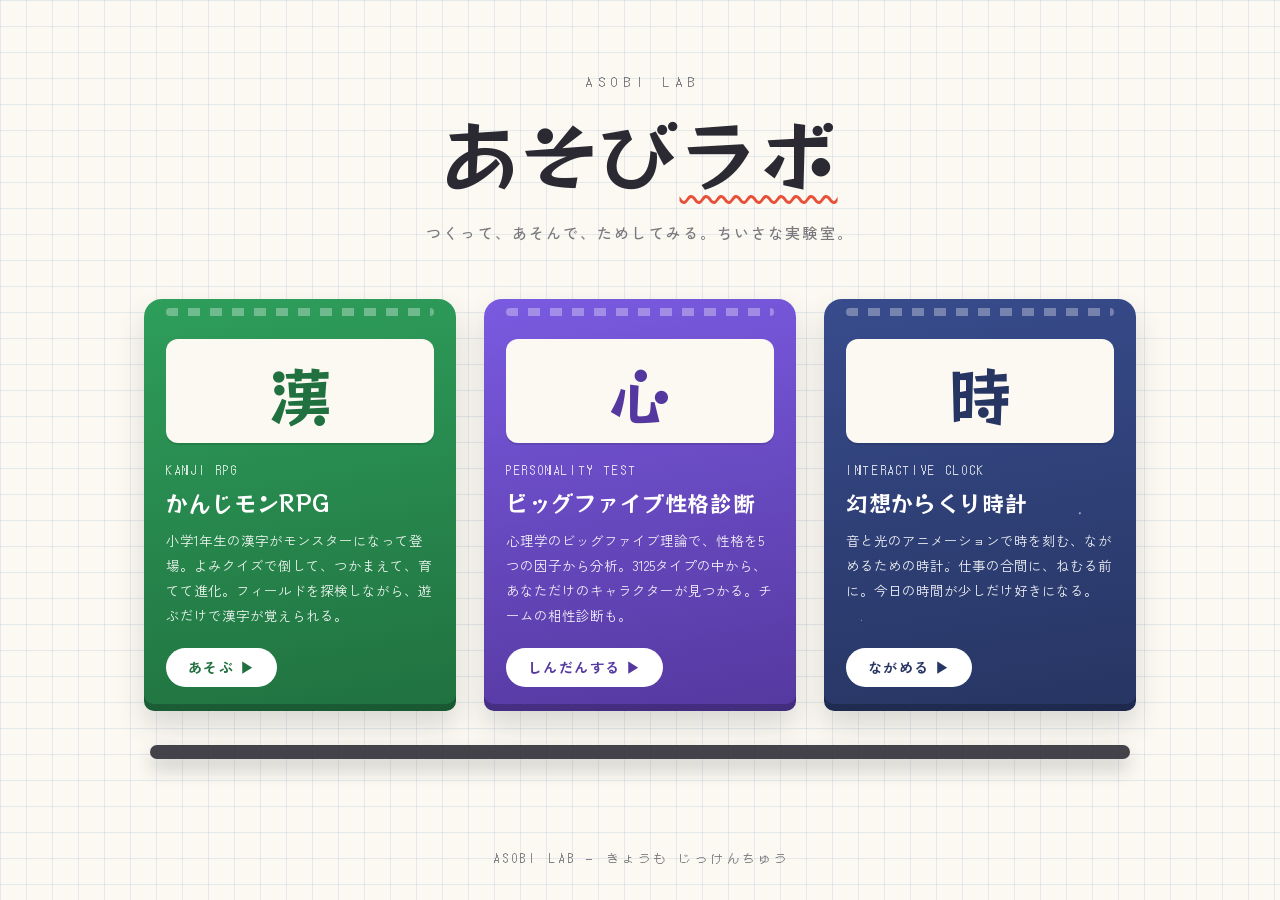
<file: index.html>
<!DOCTYPE html>
<html lang="ja">
<head>
    <meta charset="UTF-8">
    <meta name="viewport" content="width=device-width, initial-scale=1.0">
    <title>あそびラボ | ASOBI LAB</title>
    <meta name="description" content="あそびラボ — つくって、あそんで、ためしてみる。無料で遊べるブラウザゲームと診断の小さな実験室。">
    <link rel="icon" type="image/png" href="favicon.png">
    <link rel="preconnect" href="https://fonts.googleapis.com">
    <link rel="preconnect" href="https://fonts.gstatic.com" crossorigin>
    <link href="https://fonts.googleapis.com/css2?family=RocknRoll+One&family=Zen+Kaku+Gothic+New:wght@400;500;700&family=DotGothic16&display=swap" rel="stylesheet">
    <style>
        :root {
            --paper: #FBF9F2;
            --grid: rgba(96, 134, 189, 0.14);
            --ink: #2B2A33;
            --ink-soft: rgba(43, 42, 51, 0.62);
            --red: #E8503A;
            --green: #2E9E5B;
            --green-deep: #20713F;
            --purple: #7A5AE0;
            --purple-deep: #55389F;
            --night: #384B8C;
            --night-deep: #263562;
        }

        * { margin: 0; padding: 0; box-sizing: border-box; }

        html { -webkit-text-size-adjust: 100%; }

        body {
            font-family: 'Zen Kaku Gothic New', sans-serif;
            color: var(--ink);
            background-color: var(--paper);
            background-image:
                linear-gradient(var(--grid) 1px, transparent 1px),
                linear-gradient(90deg, var(--grid) 1px, transparent 1px);
            background-size: 26px 26px;
            min-height: 100vh;
            display: flex;
            flex-direction: column;
        }

        /* ---------- ヘッダー ---------- */
        header {
            text-align: center;
            padding: 72px 20px 12px;
        }

        .eyebrow {
            font-family: 'DotGothic16', monospace;
            font-size: 13px;
            letter-spacing: 0.5em;
            text-indent: 0.5em;
            color: var(--ink-soft);
            margin-bottom: 18px;
        }

        .logo {
            font-family: 'RocknRoll One', sans-serif;
            font-weight: 400;
            font-size: clamp(44px, 9vw, 76px);
            line-height: 1.15;
            letter-spacing: 0.04em;
        }

        .logo .labo {
            text-decoration: underline wavy var(--red) 3px;
            text-decoration-skip-ink: none;
            text-underline-offset: 10px;
        }

        .tagline {
            margin-top: 26px;
            font-size: 15px;
            font-weight: 500;
            color: var(--ink-soft);
            letter-spacing: 0.14em;
        }

        /* ---------- 棚 ---------- */
        main {
            flex: 1;
            width: 100%;
            max-width: 1040px;
            margin: 0 auto;
            padding: 44px 24px 30px;
        }

        .shelf {
            list-style: none;
            display: grid;
            grid-template-columns: repeat(3, 1fr);
            gap: 28px;
            align-items: stretch;
        }

        .cart {
            display: flex;
            flex-direction: column;
            height: 100%;
            border-radius: 18px 18px 10px 10px;
            padding: 26px 22px 24px;
            text-decoration: none;
            color: #fff;
            position: relative;
            box-shadow:
                inset 0 -7px 0 rgba(0, 0, 0, 0.22),
                0 14px 28px rgba(43, 42, 51, 0.16);
            transition: transform 0.25s ease, box-shadow 0.25s ease;
        }

        /* カートリッジ上部のギザギザ（差し込み口） */
        .cart::before {
            content: '';
            position: absolute;
            top: 9px;
            left: 22px;
            right: 22px;
            height: 8px;
            border-radius: 4px;
            background: repeating-linear-gradient(
                90deg,
                rgba(255, 255, 255, 0.32) 0 12px,
                transparent 12px 22px
            );
        }

        .cart:hover, .cart:focus-visible {
            transform: translateY(-8px);
            box-shadow:
                inset 0 -7px 0 rgba(0, 0, 0, 0.22),
                0 24px 40px rgba(43, 42, 51, 0.24);
        }

        .cart:focus-visible {
            outline: 3px dashed var(--ink);
            outline-offset: 4px;
        }

        .cart-kanjimon { background: linear-gradient(170deg, var(--green) 0%, var(--green-deep) 100%); }
        .cart-bigfive  { background: linear-gradient(170deg, var(--purple) 0%, var(--purple-deep) 100%); }
        .cart-clock    {
            background:
                radial-gradient(1.5px 1.5px at 22% 30%, rgba(255,255,255,0.9) 0%, transparent 100%),
                radial-gradient(1px 1px at 68% 18%, rgba(255,255,255,0.7) 0%, transparent 100%),
                radial-gradient(1.5px 1.5px at 82% 52%, rgba(255,255,255,0.8) 0%, transparent 100%),
                radial-gradient(1px 1px at 40% 64%, rgba(255,255,255,0.6) 0%, transparent 100%),
                radial-gradient(1px 1px at 12% 78%, rgba(255,255,255,0.5) 0%, transparent 100%),
                linear-gradient(170deg, var(--night) 0%, var(--night-deep) 100%);
        }

        /* 白いラベルシール */
        .cart-label {
            background: var(--paper);
            border-radius: 12px;
            margin: 14px 0 18px;
            padding: 22px 10px 18px;
            text-align: center;
            box-shadow: 0 2px 0 rgba(0, 0, 0, 0.12);
        }

        .cart-icon {
            font-family: 'RocknRoll One', sans-serif;
            font-size: 64px;
            line-height: 1;
            display: block;
        }

        .cart-kanjimon .cart-icon { color: var(--green-deep); }
        .cart-bigfive  .cart-icon { color: var(--purple-deep); }
        .cart-clock    .cart-icon { color: var(--night-deep); }

        .cart-tag {
            font-family: 'DotGothic16', monospace;
            font-size: 12px;
            letter-spacing: 0.22em;
            opacity: 0.85;
            margin-bottom: 8px;
        }

        .cart-title {
            font-family: 'RocknRoll One', sans-serif;
            font-weight: 400;
            font-size: 22px;
            letter-spacing: 0.03em;
            margin-bottom: 10px;
        }

        .cart-desc {
            font-size: 13.5px;
            line-height: 1.85;
            opacity: 0.92;
            flex: 1;
            margin-bottom: 20px;
        }

        .cart-btn {
            align-self: flex-start;
            background: #fff;
            border-radius: 999px;
            padding: 9px 22px;
            font-size: 14px;
            font-weight: 700;
            letter-spacing: 0.1em;
        }

        .cart-kanjimon .cart-btn { color: var(--green-deep); }
        .cart-bigfive  .cart-btn { color: var(--purple-deep); }
        .cart-clock    .cart-btn { color: var(--night-deep); }

        /* 棚板 */
        .shelf-board {
            height: 14px;
            border-radius: 7px;
            background: var(--ink);
            opacity: 0.88;
            margin: 34px 6px 0;
            box-shadow: 0 10px 18px rgba(43, 42, 51, 0.25);
        }

        /* ---------- フッター ---------- */
        footer {
            text-align: center;
            padding: 40px 20px 34px;
        }

        .footer-line {
            font-family: 'DotGothic16', monospace;
            font-size: 12px;
            letter-spacing: 0.32em;
            text-indent: 0.32em;
            color: var(--ink-soft);
        }

        /* ---------- 動き ---------- */
        @keyframes slotIn {
            from { transform: translateY(-18px); opacity: 0; }
            to   { transform: translateY(0);     opacity: 1; }
        }

        .shelf li { animation: slotIn 0.55s cubic-bezier(0.22, 1, 0.36, 1) backwards; }
        .shelf li:nth-child(1) { animation-delay: 0.05s; }
        .shelf li:nth-child(2) { animation-delay: 0.16s; }
        .shelf li:nth-child(3) { animation-delay: 0.27s; }

        @media (prefers-reduced-motion: reduce) {
            .shelf li { animation: none; }
            .cart, .cart:hover { transition: none; transform: none; }
        }

        /* ---------- レスポンシブ ---------- */
        @media (max-width: 840px) {
            header { padding-top: 52px; }
            .shelf { grid-template-columns: 1fr; max-width: 420px; margin: 0 auto; }
            .shelf-board { display: none; }
            main { padding-bottom: 10px; }
        }
    </style>
</head>
<body>

    <header>
        <p class="eyebrow">ASOBI LAB</p>
        <h1 class="logo">あそび<span class="labo">ラボ</span></h1>
        <p class="tagline">つくって、あそんで、ためしてみる。ちいさな実験室。</p>
    </header>

    <main>
        <ul class="shelf">

            <li>
                <a class="cart cart-kanjimon" href="https://kanjimon.jr-genius.jp" target="_blank" rel="noopener">
                    <div class="cart-label"><span class="cart-icon">漢</span></div>
                    <p class="cart-tag">KANJI RPG</p>
                    <h2 class="cart-title">かんじモンRPG</h2>
                    <p class="cart-desc">小学1年生の漢字がモンスターになって登場。よみクイズで倒して、つかまえて、育てて進化。フィールドを探検しながら、遊ぶだけで漢字が覚えられる。</p>
                    <span class="cart-btn">あそぶ ▶</span>
                </a>
            </li>

            <li>
                <a class="cart cart-bigfive" href="https://bigfive.jr-genius.jp" target="_blank" rel="noopener">
                    <div class="cart-label"><span class="cart-icon">心</span></div>
                    <p class="cart-tag">PERSONALITY TEST</p>
                    <h2 class="cart-title">ビッグファイブ性格診断</h2>
                    <p class="cart-desc">心理学のビッグファイブ理論で、性格を5つの因子から分析。3125タイプの中から、あなただけのキャラクターが見つかる。チームの相性診断も。</p>
                    <span class="cart-btn">しんだんする ▶</span>
                </a>
            </li>

            <li>
                <a class="cart cart-clock" href="clock/index.html" rel="noopener">
                    <div class="cart-label"><span class="cart-icon">時</span></div>
                    <p class="cart-tag">INTERACTIVE CLOCK</p>
                    <h2 class="cart-title">幻想からくり時計</h2>
                    <p class="cart-desc">音と光のアニメーションで時を刻む、ながめるための時計。仕事の合間に、ねむる前に。今日の時間が少しだけ好きになる。</p>
                    <span class="cart-btn">ながめる ▶</span>
                </a>
            </li>

        </ul>
        <div class="shelf-board" aria-hidden="true"></div>
    </main>

    <footer>
        <p class="footer-line">ASOBI LAB — きょうも じっけんちゅう</p>
    </footer>

</body>
</html>
</file>
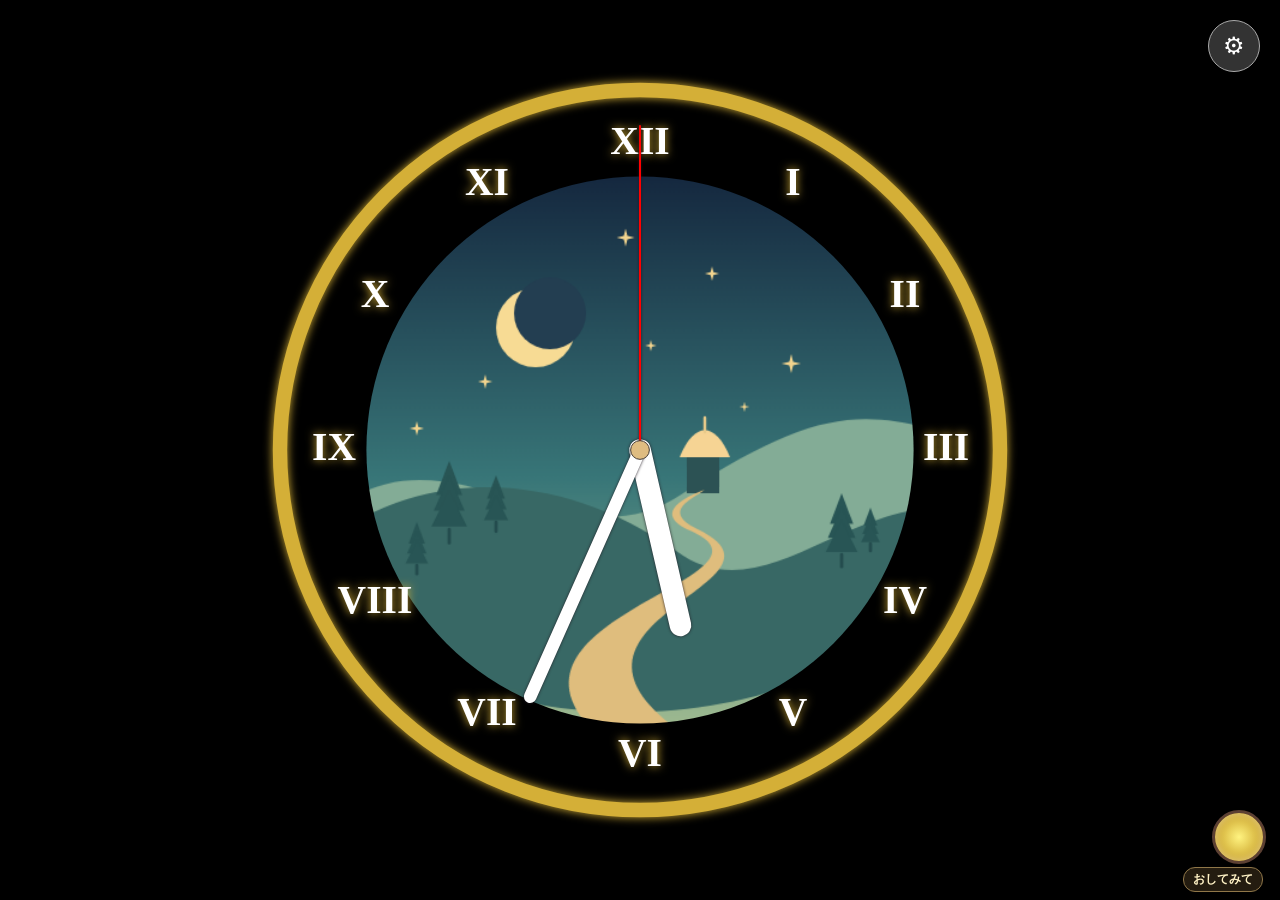
<file: clock/index.html>
<!DOCTYPE html>
<html lang="ja">
<head>
    <meta charset="UTF-8">
    <meta name="viewport" content="width=device-width, initial-scale=1.0, maximum-scale=1.0, user-scalable=no">
    <title>幻想からくり時計 v3.3 - Mobile Enhanced</title>
    <style>
        body { margin: 0; background: #000; overflow: hidden; color: #fff; font-family: serif; touch-action: manipulation; }
        canvas { display: block; width: 100vw; height: 100vh; }
        
        /* 黄金ボタン - 指で押しやすいサイズに微調整 */
        #golden-button { 
            position: absolute; left: 50%; bottom: 33%; transform: translateX(-50%); 
            width: 7vw; height: 7vw; min-width: 22px; min-height: 22px; max-width: 60px; max-height: 60px;
            background: radial-gradient(circle, #fff380, #b8860b); 
            border-radius: 50%; border: 3px solid #5c4033 ; cursor: pointer; z-index: 50; 
            box-shadow:inset 0 0 8px rgba(255, 255, 255, 0.5), /* 内側に光を当てて「球体感」を出す */
        0 0 15px rgba(0, 0, 0, 0.6);             /* 外側に暗い影を落として「浮遊感」を出す */
}
        #golden-button.playing { display: none !important; }

        /* 設定ボタン */
        #config-btn { 
            position: absolute; top: 20px; right: 20px; width: 50px; height: 50px; 
            background: rgba(255,255,255,0.2); border-radius: 50%; 
            display: flex; align-items: center; justify-content: center; z-index: 100; 
            cursor: pointer; border: 1px solid #aaa; font-size: 24px;
        }

        /* 設定パネル - 全画面・半透明・モバイル対応 */
        #panel { 
            position: absolute; top: 0; left: 0; width: 70vw; height: 110vh; 
            background: rgba(10,10,10,0.3); padding: 20px; box-sizing: border-box;
            z-index: 101; overflow-y: auto; -webkit-overflow-scrolling: touch;
            display: flex; flex-direction: column;
        }
        .hidden { display: none !important; }

        h3 { border-bottom: 1px solid gold; padding-bottom: 10px; margin-top: 10px; }

        /* タブ・ボタンの大型化 (40px以上) */
        .tabs { display: flex; gap: 8px; margin-bottom: 20px; }
        .tabs button { 
            flex: 1; height: 33px; font-size: 13px; cursor: pointer; 
            background: #333; color: #fff; border: 1px solid #555; border-radius: 8px;
        }
        
        .ctrl { display: flex; align-items: center; justify-content: space-between; margin: 7px 0; font-size: 16px; }
        .ctrl button { width: 60px; height: 33px; font-size: 20px; background: #444; color: white; border: 1px solid #666; border-radius: 6px; }
        
        select, input[type="number"] { height: 25px; font-size: 16px; background: #222; color: #fff; border: 1px solid #555; border-radius: 4px; padding: 0 10px; }
        input[type="color"] { width: 40px; height: 25px; border: none; background: none; }

        .sched-grid { display: grid; grid-template-columns: repeat(2, 1fr); gap: 3px; }
        .sched-item { display: flex; align-items: center; justify-content: space-between; background: rgba(255,255,255,0.05); padding: 2px 4px; border-radius: 3px; }

        .close-btn { width: 100%; min-height: 60px; margin: 15px 0; background: gold; border: none; font-weight: bold; font-size: 18px; cursor: pointer; color: #000; border-radius: 10px; }
        .reset-btn { width: 100%; min-height: 33px; margin-top: 25px; background: #800; border: 1px solid #f55; color: #fff; font-size: 12px; cursor: pointer; border-radius: 8px; }
        
        #vid-list { font-size: 14px; color: #ccc; margin-top: 15px; background: #222; padding: 10px; border-radius: 8px; line-height: 1.6; }
        .vid-item { border-bottom: 1px solid #333; padding: 5px 0; }
        
        hr { border: 0; border-top: 1px solid #444; margin: 20px 0; }
        input[type="file"] { font-size: 14px; padding: 10px 0; width: 100%; }
    </style>
    <link rel="stylesheet" href="clock-show.css?v=3">
</head>
<body onmousedown="initAudio()">
    <div style="display:none;">
        <img id="source-img">
        <video id="source-vid" playsinline muted></video>
    </div>
    <canvas id="clockCanvas"></canvas>
    <button type="button" id="golden-button" onclick="playManual()" aria-label="からくりを みる"><span id="clock-hint" hidden>おしてみて</span></button>
    <div id="config-btn" onclick="togglePanel()">⚙</div>

    <div id="panel" class="hidden">
        <h3>時計設定</h3>
        <div style="margin-bottom:12px;">
            <div style="font-size:12px; color:#aaa; margin-bottom:5px;">設定パターン</div>
            <div style="display:flex; gap:6px;">
                <button id="ptn-1" onclick="loadPattern(1)" style="flex:1; height:36px; font-size:11px; font-weight:bold; border-radius:8px; border:1px solid #aaa; cursor:pointer;"></button>
                <button id="ptn-2" onclick="loadPattern(2)" style="flex:1; height:36px; font-size:11px; font-weight:bold; border-radius:8px; border:1px solid #aaa; cursor:pointer;"></button>
                <button id="ptn-3" onclick="loadPattern(3)" style="flex:1; height:36px; font-size:11px; font-weight:bold; border-radius:8px; border:1px solid #aaa; cursor:pointer;"></button>
            </div>
            <div style="display:flex; gap:6px; margin-top:5px;">
                <input id="pname-1" type="text" maxlength="8" placeholder="名前1" oninput="savePatternName(1,this.value)" style="flex:1; font-size:11px; text-align:center; background:#222; color:#fff; border:1px solid #555; border-radius:4px; height:22px; padding:0 4px;">
                <input id="pname-2" type="text" maxlength="8" placeholder="名前2" oninput="savePatternName(2,this.value)" style="flex:1; font-size:11px; text-align:center; background:#222; color:#fff; border:1px solid #555; border-radius:4px; height:22px; padding:0 4px;">
                <input id="pname-3" type="text" maxlength="8" placeholder="名前3" oninput="savePatternName(3,this.value)" style="flex:1; font-size:11px; text-align:center; background:#222; color:#fff; border:1px solid #555; border-radius:4px; height:22px; padding:0 4px;">
            </div>
        </div>
        <div class="tabs">
            <button onclick="showTab('design')">外観</button>
            <button onclick="showTab('media')">動画</button>
            <button onclick="showTab('schedule')">時刻</button>
        </div>
        
        <div id="tab-design" class="tab-content">
            <div class="ctrl">形状: <select id="shape" onchange="updateBaseConfig()"></select></div>
            <div class="ctrl">針形: <select id="handDesign" onchange="updateBaseConfig()"></select></div>
            <div class="ctrl">数字: <select id="indexType" onchange="updateBaseConfig()"></select></div>
            <div class="ctrl">枠色: <input type="color" id="colorFrame" onchange="updateBaseConfig()"></div>
            <div class="ctrl">数字色: <input type="color" id="colorText" onchange="updateBaseConfig()"></div>
            <div class="ctrl">針色: <input type="color" id="colorHand" onchange="updateBaseConfig()"></div>
            <hr>
            <button class="reset-btn" onclick="resetAllData()">⚠️ 全データをリセットする</button>
        </div>

        <div id="tab-media" class="tab-content hidden">
            <div class="ctrl">対象: <select id="mediaTarget" style="width: 70%;" onchange="switchMediaTarget()">
                <option value="layer0">背景画像</option>
                <option value="vid_1">動画 1</option><option value="vid_2">動画 2</option>
                <option value="vid_3">動画 3</option><option value="vid_4">動画 4</option>
                <option value="vid_5">動画 5</option><option value="vid_6">動画 6</option>
                <option value="vid_7">動画 7 ★レア</option><option value="vid_8">動画 8 ★レア</option>
            </select></div>
            <button id="preview-toggle" onclick="togglePreview()" style="width:100%; height:50px; margin:10px 0; font-size:13px;">👁 プレビュー表示切替</button>
            <div class="ctrl">拡大: <div><button onclick="stepAdj('s',-0.01)">-</button> <button onclick="stepAdj('s',0.01)">+</button></div></div>
            <div class="ctrl">左右: <div><button onclick="stepAdj('x',-2)">-</button> <button onclick="stepAdj('x',2)">+</button></div></div>
            <div class="ctrl">上下: <div><button onclick="stepAdj('y',-2)">-</button> <button onclick="stepAdj('y',2)">+</button></div></div>
            <hr>
            動画登録:<br><input type="file" accept="video/mp4" onchange="uploadVideoDirect(this)">
            <div id="vid-list">読み込み中...</div>
            <hr>
            背景登録:<br><input type="file" accept="image/*" onchange="uploadImage(this)">
        </div>

        <div id="tab-schedule" class="tab-content hidden">
            <fieldset class="chime-settings">
                <legend>内蔵からくりの音</legend>
                <select id="chime-sound" aria-label="内蔵からくりの音">
                    <option value="original">星の丘のメロディ</option>
                    <option value="westminster">学校のチャイム</option>
                    <option value="bigben" selected>ビッグベンの時報</option>
                </select>
                <div id="tower-preview" hidden>
                    <label for="tower-hour">試聴する時刻</label>
                    <select id="tower-hour"></select>
                    <small id="tower-duration"></small>
                </div>
                <button id="chime-preview" type="button">時報を試聴</button>
                <small>時報にするには、鳴らしたい時刻で「内蔵からくり」を選びます。</small>
            </fieldset>
            <div id="schedGrid" class="sched-grid"></div>
        </div>
        
        <button class="close-btn" onclick="togglePanel()">設定を閉じる</button>
    </div>

    <script src="westminster.js?v=2"></script>
    <script src="hill-dial.js?v=1"></script>
    <script>
        let db, audioCtx;
        const canvas = document.getElementById('clockCanvas');
        const ctx = canvas.getContext('2d');
        const sourceImg = document.getElementById('source-img');
        const sourceVid = document.getElementById('source-vid');
        const captureCanvas = document.createElement('canvas');
        const captureCtx = captureCanvas.getContext('2d');
        let previewImage = null;
        let lastS = -1;

        let currentPattern = parseInt(localStorage.getItem('clock_v33_pattern') || '1');
        let patternNames = JSON.parse(localStorage.getItem('clock_v33_pnames')) || ['パターン1', 'パターン2', 'パターン3'];

        function defaultConfig() {
            return { chimeSound: 'bigben', shape: 'circle', handDesign: 'standard', indexType: 'roman', schedule: Array(24).fill(0), colorFrame: '#d4af37', colorText: '#ffffff', colorHand: '#ffffff' };
        }
        function defaultMap() { return { layer0: { s: 1.0, x: 0, y: 0 } }; }

        function cfgKey(n) { return 'clock_v33_cfg_p' + (n || currentPattern); }
        function mapKey(n) { return 'clock_v33_map_p' + (n || currentPattern); }

        function loadConfig() {
            return Object.assign(defaultConfig(), JSON.parse(localStorage.getItem(cfgKey())));
        }

        let config = loadConfig();
        let mediaMap = JSON.parse(localStorage.getItem(mapKey())) || defaultMap();

        let isPlayingVid = false;
        let isPreviewMode = false;
        let currentTarget = 'layer0';
        let handImages = {};

        // IndexedDB
        const dbReq = indexedDB.open("KarakuriDB_v33", 1);
        const mediaReady = new Promise(resolve => {
            dbReq.addEventListener('success', () => resolve(dbReq.result), {once: true});
            dbReq.addEventListener('error', () => resolve(null), {once: true});
        });
        dbReq.onupgradeneeded = e => e.target.result.createObjectStore("media", { keyPath: "id" });
        dbReq.onsuccess = e => { db = e.target.result; loadBackground(); updateVideoFileList(); };

        function loadHandImages() {
            handImages.spade_hour   = new Image(); handImages.spade_hour.src   = 'spade（時針デザイン）.png';
            handImages.spade_minute = new Image(); handImages.spade_minute.src = 'spade（分針デザイン）.png';
            handImages.crystal_hour   = new Image(); handImages.crystal_hour.src   = 'crystal（時針デザイン）.png';
            handImages.crystal_minute = new Image(); handImages.crystal_minute.src = 'crystal（分針デザイン）.png';
        }

        function init() {
            window.addEventListener('resize', () => { canvas.width = window.innerWidth; canvas.height = window.innerHeight; });
            window.dispatchEvent(new Event('resize'));
            loadHandImages();
            fillUI(); renderSchedule(); updatePatternButtons();
            requestAnimationFrame(drawLoop);
            setInterval(checkSchedule, 1000);
        }

        function initAudio() {
            const Audio = window.AudioContext || window.webkitAudioContext;
            if (!Audio) return;
            if (!audioCtx) audioCtx = new Audio();
            if (audioCtx.state !== 'running') audioCtx.resume().catch(() => {});
        }

        /* --- プレビューロジック（保護） --- */
        function togglePreview() {
            if (!currentTarget.startsWith('vid')) return;
            if (!isPreviewMode) {
                sourceVid.muted = true;
                sourceVid.currentTime = 0.5;
                setTimeout(() => {
                    captureCanvas.width = sourceVid.videoWidth || 640;
                    captureCanvas.height = sourceVid.videoHeight || 360;
                    captureCtx.drawImage(sourceVid, 0, 0);
                    previewImage = new Image();
                    previewImage.src = captureCanvas.toDataURL();
                    previewImage.onload = () => { isPreviewMode = true; updatePreviewBtn(); };
                }, 300);
            } else {
                isPreviewMode = false; previewImage = null; updatePreviewBtn();
            }
        }

        function updatePreviewBtn() {
            const b = document.getElementById('preview-toggle');
            if(b) {
                b.innerText = isPreviewMode ? "👁 プレビュー解除" : "👁 プレビュー表示切替";
                b.style.background = isPreviewMode ? "#d4af37" : "#444";
            }
        }

        function updateVideoFileList() {
            const listDiv = document.getElementById('vid-list');
            listDiv.innerHTML = `<b>登録済み動画 (P${currentPattern}):</b><br>`;
            const suffix = '_p' + currentPattern;
            const transaction = db.transaction("media", "readonly");
            const store = transaction.objectStore("media");
            store.getAll().onsuccess = (e) => {
                const items = e.target.result.filter(item => item.id.startsWith('vid_') && item.id.endsWith(suffix));
                if(items.length === 0) { listDiv.innerHTML += "なし"; return; }
                items.sort((a,b) => parseInt(a.id) - parseInt(b.id));
                items.forEach(item => {
                    const slot = item.id.slice(0, -suffix.length);
                    const num = parseInt(slot.split('_')[1]);
                    const rare = num >= 7 ? ' ★レア' : '';
                    const name = item.name || "名称不明";
                    listDiv.innerHTML += `<div class="vid-item">${num}${rare}: ${name}</div>`;
                });
            };
        }

        /* --- 描画ループ --- */
        function drawLoop() {
            ctx.clearRect(0, 0, canvas.width, canvas.height);
            const cx = canvas.width / 2; const cy = canvas.height / 2;
            const baseR = Math.min(cx, cy) * 0.8;

            ctx.save();
            ctx.translate(cx, cy);
            ctx.beginPath();
            if (config.shape === 'circle') ctx.arc(0, 0, baseR, 0, Math.PI * 2);
            else if (config.shape === 'ellipse') ctx.ellipse(0, 0, baseR * 0.77, baseR, 0, 0, Math.PI * 2);
            else if (config.shape === 'octagon') { for(let i=0;i<8;i++){ const a=(i*45+22.5)*Math.PI/180; ctx.lineTo(baseR*Math.cos(a),baseR*Math.sin(a)); } ctx.closePath(); }
            else if (config.shape === 'square') ctx.rect(-baseR, -baseR, baseR * 2, baseR * 2);
            ctx.clip();

            let background = null;
            if (sourceImg.complete && sourceImg.naturalWidth > 0) {
                const m = mediaMap['layer0'] || { s:1, x:0, y:0 };
                const aspect = sourceImg.naturalWidth / sourceImg.naturalHeight;
                const h = baseR * 2.6 * m.s; const w = h * aspect;
                background = {image:sourceImg, x:-w/2 + m.x, y:-h/2 + m.y, width:w, height:h};
                ctx.drawImage(sourceImg, background.x, background.y, w, h);
            }

            if (!isPlayingVid && !isPreviewMode && (!background || showStarted !== null)) {
                const elapsed = showStarted === null ? 0 : (performance.now() - showStarted) / 1000;
                drawHillDial(ctx, baseR, config.shape, elapsed, background, motion.matches);
            }
            if (isPreviewMode && previewImage && !isPlayingVid) {
                const mv = mediaMap[currentTarget] || { s:1, x:0, y:0 };
                ctx.save(); ctx.globalAlpha = 0.5;
                const aspect = previewImage.width / previewImage.height;
                const h = baseR * 2.6 * mv.s; const w = h * aspect;
                ctx.drawImage(previewImage, -w/2 + mv.x, -h/2 + mv.y, w, h);
                ctx.restore();
            }

            if (isPlayingVid && sourceVid.readyState >= 2) {
                const mv = mediaMap[currentTarget] || { s:1, x:0, y:0 };
                const aspect = sourceVid.videoWidth / sourceVid.videoHeight;
                const h = baseR * 2.6 * mv.s; const w = h * aspect;
                ctx.drawImage(sourceVid, -w/2 + mv.x, -h/2 + mv.y, w, h);
            }
            ctx.restore();

            drawClockFace(cx, cy, baseR);
            drawClockHands(cx, cy, baseR);

            const now = new Date();
            const s = now.getSeconds();
            if (s !== lastS && audioCtx && audioCtx.state === 'running') {
                lastS = s;
                const t = audioCtx.currentTime;
                const o = audioCtx.createOscillator();
                const g = audioCtx.createGain();
                o.type = 'triangle';
                o.frequency.setTargetAtTime(600, t, 0.01);
                o.frequency.exponentialRampToValueAtTime(150, t + 0.04);
                g.gain.setTargetAtTime(0.0001, t, 0.001);
                g.gain.exponentialRampToValueAtTime(0.00001, t + 0.001);
                o.connect(g); g.connect(audioCtx.destination);
                o.start(t); o.stop(t + 0.05);
            }
            requestAnimationFrame(drawLoop);
        }

        function drawClockFace(cx, cy, baseR) {
            ctx.save(); ctx.translate(cx, cy);
            // 輪郭を独自パスで再描画（clipパスの再利用をしない）
            ctx.beginPath();
            if (config.shape === 'circle') ctx.arc(0, 0, baseR, 0, Math.PI * 2);
            else if (config.shape === 'ellipse') ctx.ellipse(0, 0, baseR * 0.77, baseR, 0, 0, Math.PI * 2);
            else if (config.shape === 'octagon') { ctx.moveTo(baseR*Math.cos(22.5*Math.PI/180), baseR*Math.sin(22.5*Math.PI/180)); for(let i=1;i<8;i++){ const a=(i*45+22.5)*Math.PI/180; ctx.lineTo(baseR*Math.cos(a),baseR*Math.sin(a)); } ctx.closePath(); }
            else if (config.shape === 'square') ctx.rect(-baseR, -baseR, baseR * 2, baseR * 2);
            ctx.strokeStyle = config.colorFrame; ctx.lineWidth = baseR * 0.04;
            ctx.shadowBlur = 10; ctx.shadowColor = config.colorFrame;
            ctx.stroke();
            if (config.indexType !== 'none') {
                ctx.fillStyle = config.colorText; ctx.font = `bold ${baseR * 0.11}px serif`;
                ctx.textAlign = "center"; ctx.textBaseline = "middle";
                const roms = ["XII","I","II","III","IV","V","VI","VII","VIII","IX","X","XI"];
                for(let i=0; i<12; i++){
                    if(config.indexType === '4main' && ![0,3,6,9].includes(i)) continue;
                    const a = (i * 30 - 90) * Math.PI / 180;
                    const rx = (config.shape === 'ellipse') ? baseR * 0.65 : baseR * 0.85;
                    const ry = baseR * 0.85;
                    const txt = (config.indexType.includes('roman')||config.indexType==='4main') ? roms[i] : (config.indexType==='dot'?"●":i||12);
                    ctx.fillText(txt, rx * Math.cos(a), ry * Math.sin(a));
                }
            }
            ctx.restore();
        }

        function drawClockHands(cx, cy, baseR) {
            const n = new Date();
            ctx.save();
            ctx.translate(cx, cy);
            drawHand((n.getHours()%12+n.getMinutes()/60)*30-90, baseR*0.5, baseR*0.06, config.colorHand, config.handDesign, 'hour');
            drawHand(n.getMinutes()*6-90, baseR*0.75, baseR*0.035, config.colorHand, config.handDesign, 'minute');
            drawHand(n.getSeconds()*6-90, baseR*0.9, 2, "red", "standard", 'second');
            ctx.beginPath();
            ctx.arc(0, 0, baseR * .026, 0, 2*Math.PI);
            ctx.fillStyle = '#dfbc81';
            ctx.fill();
            ctx.strokeStyle = '#443b35';
            ctx.lineWidth = 1;
            ctx.stroke();
            ctx.restore();
        }

        // img: Image要素, len: 針の長さ(px), pivXR: ピボットX比率, pivYR: ピボットY比率, tipXR: 先端X比率
        // 画像は横向き（右が先端）を前提。ctx はすでに rotate 済み。
        function drawHandImage(img, len, pivXR, pivYR, tipXR) {
            if (!img || !img.complete || !img.naturalWidth) return false;
            const iw = img.naturalWidth, ih = img.naturalHeight;
            const pivX = iw * pivXR, pivY = ih * pivYR;
            const dist = iw * tipXR - pivX;
            const scale = len / dist;
            ctx.save();
            ctx.scale(scale, scale);
            ctx.translate(-pivX, -pivY);
            ctx.drawImage(img, 0, 0);
            ctx.restore();
            return true;
        }

        function drawHand(deg, len, w, col, d, handType) {
            ctx.save(); ctx.rotate(deg*Math.PI/180); ctx.strokeStyle = ctx.fillStyle = col; ctx.lineWidth = w; ctx.lineCap = "round";
            ctx.shadowBlur = 3; ctx.shadowColor = /^#(?:0{6}|0{3})$/i.test(col) ? '#fff' : '#231c24';
            ctx.beginPath();
            if(d==='spade'){
                // ── スペード針：球(ピボット)→細軸→節→スペード頭 ──
                const isHour = handType === 'hour';
                const ballR  = w * (isHour ? 1.5 : 1.2);
                const shaftE = len * (isHour ? 0.42 : 0.50); // 軸終端
                const jointR = w * 0.65;
                const maxW   = w * 2.0;                      // スペード最大幅（時針・分針共通）
                const tipX   = len;
                const peakX  = shaftE + (tipX - shaftE) * 0.40; // 最大幅の位置

                // 球（ピボット中心）
                ctx.beginPath(); ctx.arc(0,0,ballR,0,Math.PI*2); ctx.fill();
                // 細い軸
                ctx.fillRect(ballR*0.7, -w*0.2, shaftE - ballR*0.7, w*0.4);
                // 節（joint knot）
                ctx.beginPath(); ctx.arc(shaftE, 0, jointR, 0, Math.PI*2); ctx.fill();
                // スペード頭（ベジェ曲線）
                ctx.beginPath();
                ctx.moveTo(shaftE, 0);
                ctx.bezierCurveTo(shaftE+(peakX-shaftE)*0.15, -maxW*0.9,  peakX-(tipX-peakX)*0.1, -maxW,       peakX, -maxW*0.55);
                ctx.bezierCurveTo(peakX+(tipX-peakX)*0.45,    -maxW*0.18, tipX-(tipX-peakX)*0.07, -maxW*0.04,  tipX,  0);
                ctx.bezierCurveTo(tipX-(tipX-peakX)*0.07,      maxW*0.04, peakX+(tipX-peakX)*0.45,  maxW*0.18, peakX,  maxW*0.55);
                ctx.bezierCurveTo(peakX-(tipX-peakX)*0.1,      maxW,      shaftE+(peakX-shaftE)*0.15, maxW*0.9, shaftE, 0);
                ctx.fill();
            }
            else if(d==='leaf'){ ctx.moveTo(0,0); ctx.bezierCurveTo(len*0.3,-w*2,len*0.7,-w*2,len,0); ctx.bezierCurveTo(len*0.7,w*2,len*0.3,w*2,0,0); ctx.fill(); }
            else if(d==='crystal'){
                // ── クリスタル針：左錘→軸→4宝石クロス→水晶先端 ──
                const isHour = handType === 'hour';
                ctx.shadowBlur = 14; ctx.shadowColor = col;
                const cwLen  = len * 0.13;                       // 左錘の長さ
                const crossX = len * (isHour ? 0.47 : 0.49);    // クロス位置
                const gemR   = w * (isHour ? 3.8 : 3.2);        // 宝石サイズ
                const shaftW = w * 0.75;
                const tipBase = len * 0.72;

                // 左錘（逆向き結晶）
                ctx.beginPath();
                ctx.moveTo(0,0); ctx.lineTo(-cwLen*0.55,-w*1.2); ctx.lineTo(-cwLen,0); ctx.lineTo(-cwLen*0.55,w*1.2);
                ctx.closePath(); ctx.fill();

                // 軸
                ctx.save(); ctx.globalAlpha = 0.85;
                ctx.fillRect(-cwLen*0.25, -shaftW/2, len+cwLen*0.25, shaftW);
                ctx.restore();

                // 中央ハブ
                ctx.beginPath(); ctx.arc(crossX, 0, w*0.9, 0, Math.PI*2); ctx.fill();

                // 4方向ダイヤモンド（45°刻み）
                [45,-45,135,-135].forEach(deg => {
                    ctx.save();
                    ctx.translate(crossX, 0); ctx.rotate(deg*Math.PI/180);
                    ctx.beginPath();
                    ctx.moveTo(0,0); ctx.lineTo(gemR*0.28,-gemR*0.13); ctx.lineTo(gemR,0); ctx.lineTo(gemR*0.28,gemR*0.13);
                    ctx.closePath(); ctx.fill();
                    ctx.restore();
                });

                // 先端水晶（多面体）
                ctx.beginPath();
                ctx.moveTo(tipBase, -w*1.7);
                ctx.lineTo(tipBase+(len-tipBase)*0.35, -w*0.85);
                ctx.lineTo(len, 0);
                ctx.lineTo(tipBase+(len-tipBase)*0.35, w*0.85);
                ctx.lineTo(tipBase, w*1.7);
                ctx.lineTo(tipBase+(len-tipBase)*0.25, 0);
                ctx.closePath(); ctx.fill();
                // ファセット（光の反射）
                ctx.save(); ctx.globalAlpha=0.35; ctx.fillStyle='#fff';
                ctx.beginPath();
                ctx.moveTo(tipBase+(len-tipBase)*0.35,-w*0.85); ctx.lineTo(len,0); ctx.lineTo(tipBase+(len-tipBase)*0.25,0);
                ctx.closePath(); ctx.fill();
                ctx.restore();
            }
            else if(d==='hollow'){
                ctx.lineWidth=w*0.3; ctx.strokeRect(0,-w/2,len*0.8,w);
                ctx.beginPath(); ctx.moveTo(len*0.8,-w/2); ctx.lineTo(len,0); ctx.lineTo(len*0.8,w/2); ctx.fill();
            }
            else { ctx.moveTo(0,0); ctx.lineTo(len,0); ctx.stroke(); }
            ctx.restore();
        }

        const clockHint = document.getElementById('clock-hint');
        const motion = window.matchMedia('(prefers-reduced-motion: reduce)');
        let showStarted = null;
        let lastScheduleHour = null;
        const goldenButton = document.getElementById('golden-button');
        const hintKey = 'clock_v33_manual_tried';
        clockHint.hidden = localStorage.getItem(hintKey) === '1';
        let showTimer;
        let chimes = [];
        let selectingVideo = false;

        const soundChoice = document.getElementById('chime-sound');
        const chimePreview = document.getElementById('chime-preview');
        const towerHour = document.getElementById('tower-hour');
        for (let hour = 1; hour <= 12; hour++) towerHour.add(new Option(hour + '時', String(hour)));
        towerHour.value = String(towerStrikeCount(new Date().getHours()));
        let lastTowerArm = null;
        let stopBell = null;
        let previewingBell = false;

        function resetBell() {
            if (stopBell) stopBell();
            stopBell = null;
            previewingBell = false;
            refreshBellControls();
        }

        function refreshBellControls() {
            const tower = soundChoice.value === 'bigben';
            document.getElementById('tower-preview').hidden = !tower;
            const count = Number(towerHour.value);
            const seconds = Math.round(towerLeadSeconds + (count - 1) * towerStrikeInterval + towerDecay);
            document.getElementById('tower-duration').textContent = '旋律のあとに大鐘が' + count + '回。余韻まで約' + seconds + '秒。';
            chimePreview.textContent = stopBell ? '鐘を止める' : tower ? '時報を試聴' : '学校のチャイムを試聴';
        }
        towerHour.onchange = () => { if (previewingBell) resetBell(); refreshBellControls(); };

        function playBell(preview, options) {
            resetBell();
            if (!audioCtx || document.hidden) return;
            previewingBell = preview;
            stopBell = ringWestminster(audioCtx, () => {
                stopBell = null;
                resetBell();
            }, options);
            refreshBellControls();
        }

        soundChoice.onchange = () => {
            lastTowerArm = null;
            resetBell();
            config.chimeSound = soundChoice.value;
            saveCurrentPattern();
        };
        chimePreview.onclick = () => {
            if (stopBell) return resetBell();
            initAudio();
            if (showStarted !== null) finishShow();
            if (!isPlayingVid && !selectingVideo) playBell(true, {hour: soundChoice.value === 'bigben' ? Number(towerHour.value) : null});
        };

        function finishShow() {
            clearTimeout(showTimer);
            showStarted = null;
            goldenButton.classList.remove('playing');
            for (const note of chimes) note.stop();
            chimes = [];
        }

        function playClockShow(towerScheduled = false) {
            if (showStarted !== null || isPlayingVid || document.hidden) return;
            showStarted = performance.now();
            isPreviewMode = false;
            updatePreviewBtn();
            goldenButton.classList.add('playing');
            showTimer = setTimeout(finishShow, 8000);
            if (towerScheduled) return;
            resetBell();
            if (!audioCtx) return;
            if (config.chimeSound === 'bigben') {
                playBell(false, {hour: new Date().getHours()});
                return;
            }
            if (config.chimeSound === 'westminster') {
                playBell(false);
                return;
            }
            const start = audioCtx.currentTime;
            for (const [offset, pitch] of [[.15, 523.25], [1.8, 659.25], [2.55, 587.33], [4.25, 783.99], [5.4, 1046.5]]) {
                const note = audioCtx.createOscillator();
                const gain = audioCtx.createGain();
                const at = start + offset;
                note.frequency.value = pitch;
                gain.gain.setValueAtTime(.0001, at);
                gain.gain.exponentialRampToValueAtTime(.075, at + .02);
                gain.gain.exponentialRampToValueAtTime(.0001, at + .85);
                note.connect(gain);
                gain.connect(audioCtx.destination);
                note.onended = () => { note.disconnect(); gain.disconnect(); };
                note.start(at);
                note.stop(at + .86);
                chimes.push(note);
            }
        }

        document.addEventListener('visibilitychange', () => {
            if (document.hidden) {
                if (lastTowerArm > Date.now()) lastTowerArm = null;
                resetBell();
                if (showStarted !== null) finishShow();
            }
        });

        async function playManual() {
            if (isPlayingVid || selectingVideo || showStarted !== null) return;
            selectingVideo = true;
            try {
                initAudio();
            } catch {
                // 音声が使えない端末でも小窓は動かす。
            }
            clockHint.hidden = true;
            localStorage.setItem(hintKey, '1');
            const mediaDb = await mediaReady;
            if (!mediaDb) {
                selectingVideo = false;
                playClockShow();
                return;
            }
            const query = mediaDb.transaction("media").objectStore("media").getAllKeys();
            query.onerror = () => { selectingVideo = false; playClockShow(); };
            query.onsuccess = e => {
                selectingVideo = false;
                if (isPlayingVid || document.hidden) return;
                const suffix = '_p' + currentPattern;
                // 現在パターンの動画スロットだけ抽出
                const slots = e.target.result
                    .filter(k => k.startsWith('vid_') && k.endsWith(suffix))
                    .map(k => k.slice(0, -suffix.length));
                if (!slots.length) return playClockShow();
                // レア動画(vid_7, vid_8)は通常の1/5の確率
                const weighted = [];
                slots.forEach(slot => {
                    const num = parseInt(slot.split('_')[1]);
                    const weight = (num >= 7) ? 1 : 5;
                    for(let i = 0; i < weight; i++) weighted.push(slot);
                });
                startVid(weighted[Math.floor(Math.random() * weighted.length)]);
            };
        }

        // slot = "vid_1" など。DBキーはパターン付き（vid_1_p1 など）
        function startVid(slot) {
            if (selectingVideo || isPlayingVid || showStarted !== null || document.hidden) return;
            selectingVideo = true;
            const pattern = currentPattern;
            const dbKey = slot + '_p' + pattern;
            const request = db.transaction("media").objectStore("media").get(dbKey);
            request.onerror = () => { selectingVideo = false; };
            request.onsuccess = e => {
                selectingVideo = false;
                if(e.target.result && pattern === currentPattern && !document.hidden) {
                    if(!mediaMap[slot]) mediaMap[slot] = { s:1, x:0, y:0 };
                    currentTarget = slot; isPlayingVid = true; isPreviewMode = false;
                    resetBell();
                    goldenButton.classList.add('playing');
                    const url = URL.createObjectURL(e.target.result.data);
                    const finish = () => {
                        if (sourceVid.src !== url) return;
                        sourceVid.onended = sourceVid.onerror = null;
                        isPlayingVid = false; currentTarget = 'layer0';
                        goldenButton.classList.remove('playing');
                        sourceVid.removeAttribute('src');
                        sourceVid.load();
                        URL.revokeObjectURL(url);
                    };
                    sourceVid.onended = sourceVid.onerror = finish;
                    sourceVid.src = url;
                    sourceVid.muted = false;
                    sourceVid.play().catch(finish);
                }
            };
        }

        function uploadVideoDirect(input) {
            const f = input.files[0];
            const slot = document.getElementById('mediaTarget').value;
            if(!slot.startsWith('vid')) return alert("先に動画番号を選択してください");
            const dbKey = slot + '_p' + currentPattern;
            db.transaction("media","readwrite").objectStore("media").put({id: dbKey, data: f, name: f.name}).onsuccess = () => {
                alert(slot + " (P" + currentPattern + ") を保存しました。");
                updateVideoFileList();
                loadMedia(dbKey, sourceVid);
            };
        }

        function switchMediaTarget() {
            currentTarget = document.getElementById('mediaTarget').value;
            if(!mediaMap[currentTarget]) mediaMap[currentTarget] = { s:1, x:0, y:0 };
            isPreviewMode = false; previewImage = null; updatePreviewBtn();
            if(currentTarget.startsWith('vid')) loadMedia(currentTarget + '_p' + currentPattern, sourceVid);
            else loadBackground();
        }

        function loadBackground() {
            const key = 'layer0_p' + currentPattern;
            db.transaction("media").objectStore("media").get(key).onsuccess = e => {
                if(e.target.result) {
                    sourceImg.src = e.target.result.data;
                } else {
                    sourceImg.src = '';
                    sourceImg.removeAttribute('src');
                }
            };
        }

        function loadMedia(id, el) {
            db.transaction("media").objectStore("media").get(id).onsuccess = e => {
                if(e.target.result) {
                    if(el.tagName === 'IMG') el.src = e.target.result.data;
                    else { el.src = URL.createObjectURL(e.target.result.data); el.pause(); }
                }
            };
        }

        function saveCurrentPattern() {
            localStorage.setItem(cfgKey(), JSON.stringify(config));
            localStorage.setItem(mapKey(), JSON.stringify(mediaMap));
        }

        function loadPattern(n) {
            lastTowerArm = null;
            resetBell();
            saveCurrentPattern();
            currentPattern = n;
            localStorage.setItem('clock_v33_pattern', n);
            config = loadConfig();
            mediaMap = JSON.parse(localStorage.getItem(mapKey())) || defaultMap();
            loadBackground();
            if(db) updateVideoFileList();
            fillUI(); renderSchedule(); updatePatternButtons();
        }

        function savePatternName(n, val) {
            patternNames[n - 1] = val || 'パターン' + n;
            localStorage.setItem('clock_v33_pnames', JSON.stringify(patternNames));
            updatePatternButtons();
        }

        function updatePatternButtons() {
            for(let i = 1; i <= 3; i++) {
                const btn = document.getElementById('ptn-' + i);
                if(btn) {
                    btn.innerText = patternNames[i - 1];
                    btn.style.background = (i === currentPattern) ? '#d4af37' : '#333';
                    btn.style.color = (i === currentPattern) ? '#000' : '#fff';
                }
                const inp = document.getElementById('pname-' + i);
                if(inp) inp.value = patternNames[i - 1];
            }
        }

        function updateBaseConfig() {
            ['shape','handDesign','indexType','colorFrame','colorText','colorHand'].forEach(id => {
                const el = document.getElementById(id); if(el) config[id] = el.value;
            });
            saveCurrentPattern();
        }

        function fillUI() {
            soundChoice.value = ['westminster', 'bigben'].includes(config.chimeSound) ? config.chimeSound : 'original';
            refreshBellControls();
            const opts = { shape:['circle','ellipse','octagon','square'], handDesign:['standard','spade','leaf','crystal','hollow'], indexType:['roman','arabic','dot','4main','none'] };
            Object.keys(opts).forEach(id => {
                const el = document.getElementById(id); if(!el) return;
                el.innerHTML = "";
                opts[id].forEach(v => { const o = document.createElement('option'); o.value = v; o.innerText = v; if(config[id]===v) o.selected=true; el.appendChild(o); });
            });
            ['colorFrame','colorText','colorHand'].forEach(id => {
                const el = document.getElementById(id); if(el) el.value = config[id];
            });
        }

        function stepAdj(prop, val) {
            mediaMap[currentTarget][prop] = parseFloat((mediaMap[currentTarget][prop] + val).toFixed(3));
            saveCurrentPattern();
        }

        function uploadImage(i) {
            const f = i.files[0]; const r = new FileReader();
            r.onload = e => {
                const key = 'layer0_p' + currentPattern;
                db.transaction("media","readwrite").objectStore("media").put({id: key, data: e.target.result});
                sourceImg.src = e.target.result;
            };
            r.readAsDataURL(f);
        }

        function togglePanel() {
            if (previewingBell) resetBell();
            document.getElementById('panel').classList.toggle('hidden'); 
            if(document.getElementById('panel').classList.contains('hidden')) { isPreviewMode = false; } else initAudio();
        }

        function showTab(id) {
            if (previewingBell && id !== 'schedule') resetBell();
            document.querySelectorAll('.tab-content').forEach(t=>t.classList.add('hidden')); 
            document.getElementById('tab-'+id).classList.remove('hidden'); 
        }

        function renderSchedule() {
            const g = document.getElementById('schedGrid'); if(!g) return;
            g.innerHTML = "";
            for(let h=6; h<=23; h++){
                const d = document.createElement('div');
                d.className = "sched-item";
                const label = document.createElement('label');
                label.textContent = h + '時';
                const select = document.createElement('select');
                select.id = 'schedule-' + h;
                label.htmlFor = select.id;
                select.add(new Option('なし', '0'));
                select.add(new Option('内蔵からくり', 'hill'));
                for (let slot=1; slot<=8; slot++) select.add(new Option('動画 ' + slot, String(slot)));
                select.value = String(config.schedule[h] || 0);
                select.onchange = () => {
                    if (lastTowerArm > Date.now() && new Date(lastTowerArm).getHours() === h) {
                        lastTowerArm = null;
                        resetBell();
                    }
                    config.schedule[h] = select.value === 'hill' ? 'hill' : Number(select.value);
                    saveCurrentPattern();
                };
                d.append(label, select);
                g.appendChild(d);
            }
        }

        function checkSchedule() {
            const now = new Date();
            const hour = now.getHours();
            if (document.hidden) return;
            const untilNextHour = 3600 - now.getMinutes()*60 - now.getSeconds() - now.getMilliseconds()/1000;
            // 一秒ごとの検査で少し早めに音を予約し、大鐘の第一打を端末の正時に合わせる。
            if (config.chimeSound === 'bigben' && untilNextHour <= towerLeadSeconds + 1) {
                const boundary = now.getTime() + Math.round(untilNextHour * 1000);
                const nextHour = new Date(boundary).getHours();
                if (nextHour >= 6 && config.schedule[nextHour] === 'hill' && lastTowerArm !== boundary &&
                    audioCtx?.state === 'running' && !isPlayingVid && !selectingVideo && showStarted === null && !stopBell) {
                    playBell(false, {hour: nextHour, firstStrikeIn: untilNextHour});
                    lastTowerArm = boundary;
                }
            }
            if (hour < 6 || now.getMinutes() !== 0 || now.getSeconds() > 1) return;
            const stamp = Math.floor(now.getTime() / 3600000);
            if (stamp === lastScheduleHour) return;
            lastScheduleHour = stamp;
            if (showStarted !== null || isPlayingVid || selectingVideo) return;
            const slot = config.schedule[hour];
            if (slot === 'hill' && config.chimeSound === 'bigben') {
                const boundary = now.getTime() - now.getSeconds()*1000 - now.getMilliseconds();
                if (lastTowerArm !== boundary && audioCtx?.state === 'running') {
                    playBell(false, {hour, firstStrikeIn: 0});
                }
                playClockShow(true);
            } else if (slot === 'hill') playClockShow();
            else if (slot > 0 && db) startVid('vid_' + slot);
        }

        // ① 新機能：データ一括消去
        function resetAllData() {
            if(confirm("登録した画像、動画、全パターンの設定をすべて消去して初期状態に戻しますか？")) {
                localStorage.clear();
                const req = indexedDB.deleteDatabase("KarakuriDB_v33");
                req.onsuccess = () => {
                    alert("すべてのデータを消去しました。再読み込みします。");
                    location.reload();
                };
            }
        }

        init();
    </script>
</body>
</html>
</file>
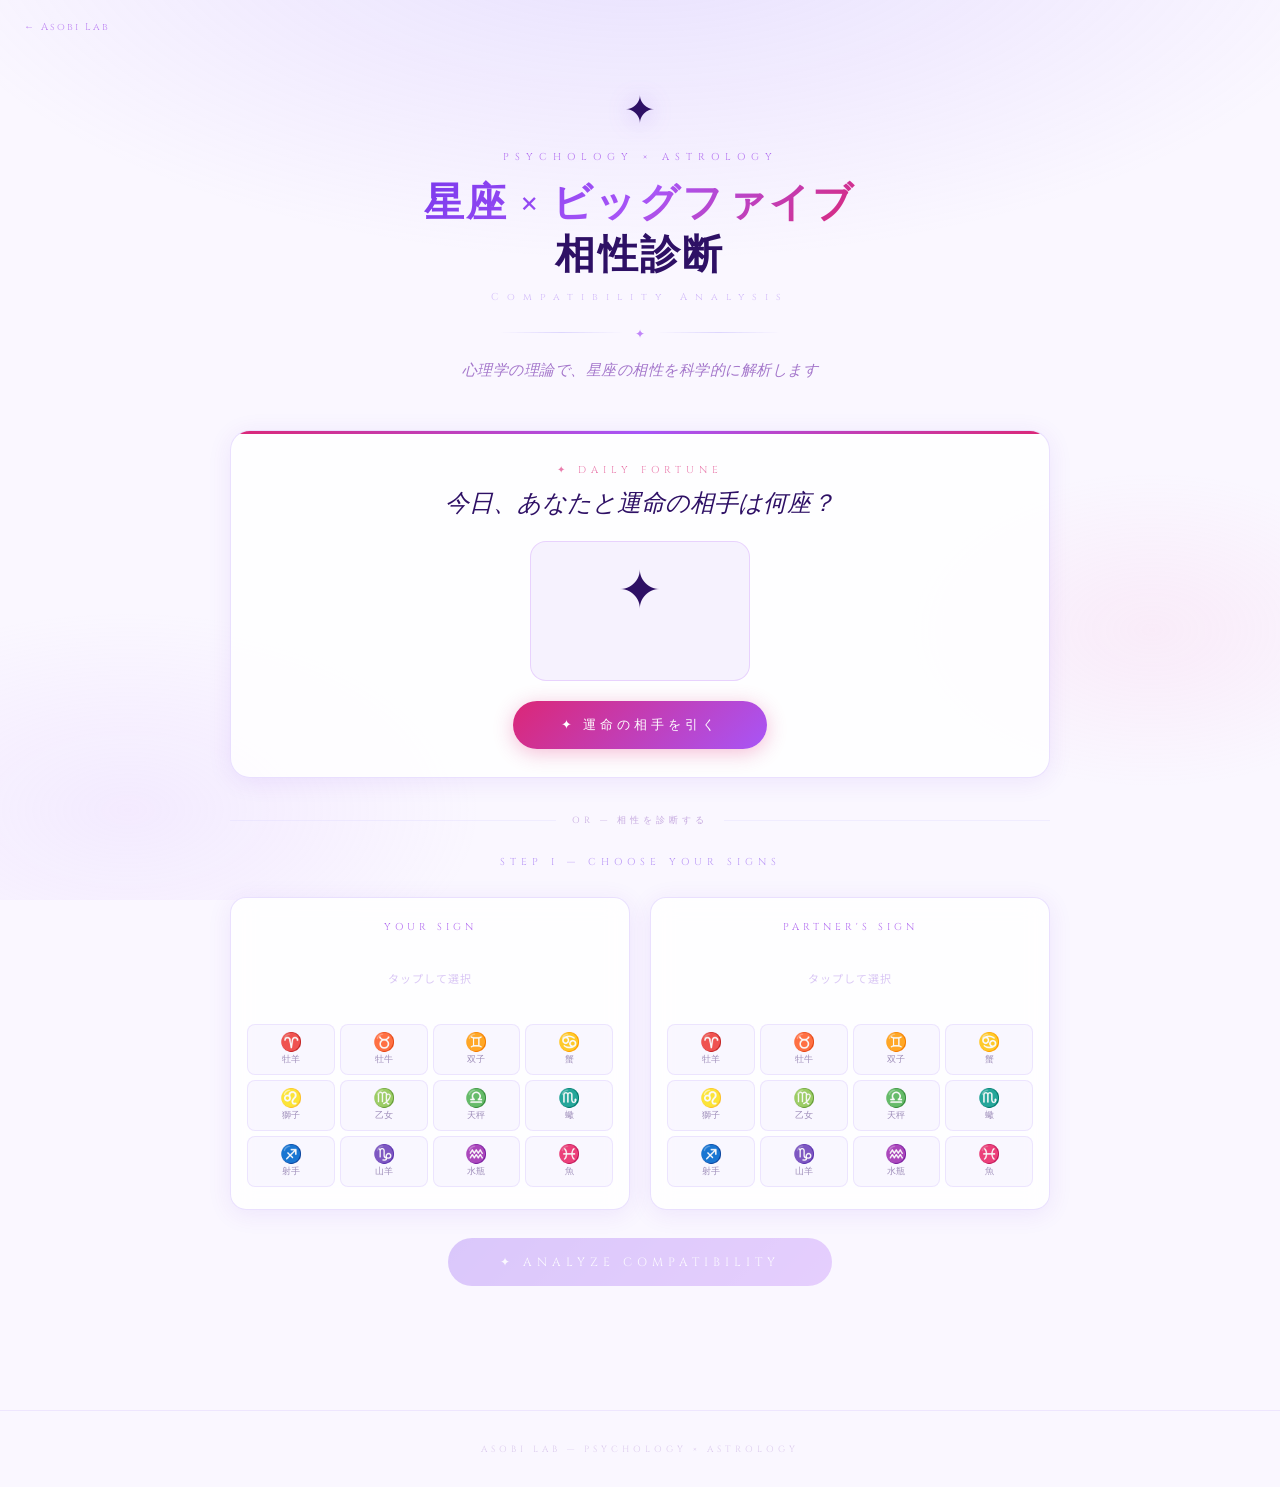
<file: uranai/index.html>
<!DOCTYPE html>
<html lang="ja">
<head>
    <meta charset="UTF-8">
    <meta name="viewport" content="width=device-width, initial-scale=1.0">
    <title>星座×ビッグファイブ 相性診断 | あそびラボ</title>
    <meta name="description" content="心理学×占い。あなたと気になるあの人の星座から、ビッグファイブ理論で相性を科学的に分析します。無料・ブラウザで即診断。">
    <link rel="icon" type="image/png" href="../favicon.png">
    <!-- OGP -->
    <meta property="og:type"        content="website">
    <meta property="og:title"       content="星座×ビッグファイブ 相性診断｜あそびラボ">
    <meta property="og:description" content="占いじゃなく、心理学で分析する相性診断。星座を選ぶだけで開放性・協調性など5項目をスコア化。無料・ブラウザで即診断。">
    <meta property="og:url"         content="https://jrlab-dev.github.io/asobi-lab/uranai/">
    <meta property="og:image"       content="https://jrlab-dev.github.io/asobi-lab/uranai/ogp.svg">
    <meta property="og:site_name"   content="あそびラボ">
    <meta property="og:locale"      content="ja_JP">
    <meta name="twitter:card"       content="summary_large_image">
    <meta name="twitter:title"      content="星座×ビッグファイブ 相性診断｜あそびラボ">
    <meta name="twitter:description" content="占いじゃなく、心理学で分析する相性診断。星座を選ぶだけで5項目をスコア化。無料・即診断。">
    <meta name="twitter:image"      content="https://jrlab-dev.github.io/asobi-lab/uranai/ogp.svg">
    <link rel="preconnect" href="https://fonts.googleapis.com">
    <link href="https://fonts.googleapis.com/css2?family=Cinzel:wght@400;600;700&family=Noto+Sans+JP:wght@300;400;500;700&family=Cormorant+Garamond:ital,wght@0,400;0,600;1,400&display=swap" rel="stylesheet">
    <style>
        :root {
            --purple:  #7c3aed;
            --purple2: #a855f7;
            --purple3: #ddd6fe;
            --rose:    #db2777;
            --rose2:   #f9a8d4;
            --text:    #2e1065;
            --text2:   #6b21a8;
            --text3:   #9333ea;
            --bg:      #faf7ff;
            --bg2:     #f3eeff;
            --panel:   rgba(255,255,255,0.82);
            --panel2:  rgba(248,245,255,0.9);
            --border:  rgba(139, 92, 246, 0.18);
            --shadow:  0 4px 24px rgba(109, 40, 217, 0.09);
        }

        * { margin: 0; padding: 0; box-sizing: border-box; }

        body {
            background: var(--bg);
            color: var(--text);
            font-family: 'Noto Sans JP', sans-serif;
            min-height: 100vh;
            overflow-x: hidden;
        }

        /* 背景グラデーション */
        body::before {
            content: '';
            position: fixed;
            inset: 0;
            background:
                radial-gradient(ellipse 90% 60% at 50% -10%, rgba(167, 139, 250, 0.22) 0%, transparent 65%),
                radial-gradient(ellipse 50% 40% at 10% 90%, rgba(216, 180, 254, 0.18) 0%, transparent 55%),
                radial-gradient(ellipse 40% 35% at 90% 70%, rgba(249, 168, 212, 0.14) 0%, transparent 50%);
            pointer-events: none;
            z-index: 0;
        }

        /* 浮遊する星の装飾 */
        .float-stars {
            position: fixed;
            inset: 0;
            z-index: 0;
            pointer-events: none;
            overflow: hidden;
        }

        .float-star {
            position: absolute;
            color: var(--purple2);
            opacity: 0;
            animation: floatUp linear infinite;
            font-size: 12px;
            user-select: none;
        }

        @keyframes floatUp {
            0%   { opacity: 0;    transform: translateY(0)   rotate(0deg);   }
            10%  { opacity: 0.25; }
            90%  { opacity: 0.1;  }
            100% { opacity: 0;    transform: translateY(-80vh) rotate(360deg); }
        }

        /* 戻るボタン */
        .back-link {
            position: relative;
            z-index: 10;
            display: inline-flex;
            align-items: center;
            gap: 8px;
            color: var(--text3);
            opacity: 0.55;
            text-decoration: none;
            font-family: 'Cinzel', serif;
            font-size: 10px;
            letter-spacing: 2px;
            padding: 20px 24px 0;
            transition: opacity 0.2s;
        }
        .back-link:hover { opacity: 1; }

        /* ヘッダー */
        header {
            position: relative;
            z-index: 10;
            text-align: center;
            padding: 44px 20px 40px;
        }

        .header-icon {
            font-size: 38px;
            margin-bottom: 16px;
            display: block;
            filter: drop-shadow(0 2px 12px rgba(124, 58, 237, 0.35));
        }

        .logo-sub {
            font-family: 'Cinzel', serif;
            font-size: 10px;
            letter-spacing: 6px;
            color: var(--text3);
            opacity: 0.65;
            margin-bottom: 14px;
            text-transform: uppercase;
        }

        .logo-main {
            font-family: 'Cinzel', serif;
            font-size: clamp(22px, 5vw, 40px);
            font-weight: 700;
            letter-spacing: 0.06em;
            color: var(--text);
            line-height: 1.3;
        }

        .logo-main span {
            background: linear-gradient(135deg, var(--purple), var(--purple2), var(--rose));
            -webkit-background-clip: text;
            -webkit-text-fill-color: transparent;
            background-clip: text;
        }

        .logo-en {
            font-family: 'Cinzel', serif;
            font-size: 10px;
            letter-spacing: 8px;
            color: var(--purple);
            opacity: 0.3;
            margin-top: 8px;
        }

        .header-ornament {
            display: flex;
            align-items: center;
            justify-content: center;
            gap: 12px;
            margin: 20px auto;
            max-width: 280px;
        }

        .ornament-line {
            flex: 1;
            height: 1px;
            background: linear-gradient(90deg, transparent, var(--purple3), transparent);
        }

        .ornament-star { color: var(--purple2); font-size: 12px; opacity: 0.7; }

        .tagline {
            font-family: 'Cormorant Garamond', serif;
            font-size: 15px;
            font-style: italic;
            color: var(--text2);
            opacity: 0.6;
            letter-spacing: 0.5px;
        }

        /* メイン */
        main {
            position: relative;
            z-index: 10;
            max-width: 860px;
            margin: 0 auto;
            padding: 10px 20px 80px;
        }

        .section-label {
            font-family: 'Cinzel', serif;
            font-size: 10px;
            letter-spacing: 5px;
            color: var(--purple);
            opacity: 0.5;
            text-align: center;
            margin-bottom: 28px;
            text-transform: uppercase;
        }

        /* 選択エリア */
        .selectors {
            display: grid;
            grid-template-columns: 1fr 1fr;
            gap: 20px;
            margin-bottom: 28px;
        }

        .selector-panel {
            background: var(--panel);
            border: 1px solid var(--border);
            border-radius: 16px;
            padding: 22px 16px;
            box-shadow: var(--shadow);
            backdrop-filter: blur(12px);
        }

        .selector-title {
            font-family: 'Cinzel', serif;
            font-size: 10px;
            letter-spacing: 4px;
            color: var(--text3);
            opacity: 0.7;
            margin-bottom: 16px;
            text-align: center;
            text-transform: uppercase;
        }

        .selected-display {
            text-align: center;
            margin-bottom: 18px;
            min-height: 56px;
            display: flex;
            flex-direction: column;
            align-items: center;
            justify-content: center;
            gap: 3px;
        }

        .selected-sym  { font-size: 30px; line-height: 1; }
        .selected-name { font-family: 'Cinzel', serif; font-size: 13px; color: var(--text); letter-spacing: 2px; }
        .selected-period { font-size: 10px; color: var(--text2); opacity: 0.5; }
        .no-selection  { font-size: 11px; color: rgba(109,40,217,0.25); letter-spacing: 1px; }

        /* 星座グリッド */
        .zodiac-grid {
            display: grid;
            grid-template-columns: repeat(4, 1fr);
            gap: 5px;
        }

        .z-btn {
            background: rgba(139, 92, 246, 0.04);
            border: 1px solid rgba(139, 92, 246, 0.12);
            border-radius: 8px;
            padding: 8px 4px;
            cursor: pointer;
            text-align: center;
            transition: all 0.15s;
            display: flex;
            flex-direction: column;
            align-items: center;
            gap: 2px;
        }

        .z-btn:hover {
            border-color: rgba(139, 92, 246, 0.4);
            background: rgba(139, 92, 246, 0.09);
        }

        .z-btn.selected {
            border-color: var(--purple);
            background: rgba(124, 58, 237, 0.13);
            box-shadow: 0 0 10px rgba(124, 58, 237, 0.2);
        }

        .z-sym  { font-size: 18px; line-height: 1; }
        .z-name { font-size: 9px; color: rgba(46,16,101,0.45); }
        .z-btn.selected .z-name { color: var(--purple2); font-weight: 500; }

        /* 診断ボタン */
        .diagnose-wrap { text-align: center; margin-bottom: 44px; }

        .btn-diagnose {
            font-family: 'Cinzel', serif;
            font-size: 12px;
            letter-spacing: 5px;
            color: #fff;
            background: linear-gradient(135deg, var(--purple), var(--purple2));
            border: none;
            padding: 16px 52px;
            border-radius: 40px;
            cursor: pointer;
            transition: all 0.3s;
            opacity: 0.25;
            pointer-events: none;
            text-transform: uppercase;
        }

        .btn-diagnose.active {
            opacity: 1;
            pointer-events: all;
            box-shadow: 0 4px 30px rgba(124, 58, 237, 0.35);
        }

        .btn-diagnose.active:hover {
            transform: translateY(-2px);
            box-shadow: 0 8px 40px rgba(124, 58, 237, 0.5);
        }

        /* 結果エリア */
        .result-area { display: none; }

        .result-area.visible {
            display: block;
            animation: fadeUp 0.7s ease;
        }

        @keyframes fadeUp {
            from { opacity: 0; transform: translateY(24px); }
            to   { opacity: 1; transform: translateY(0); }
        }

        /* 結果ヘッダー */
        .result-header {
            background: linear-gradient(135deg, rgba(255,255,255,0.92), rgba(245,240,255,0.92));
            border: 1px solid var(--border);
            border-radius: 20px;
            padding: 36px 24px 32px;
            text-align: center;
            margin-bottom: 20px;
            box-shadow: var(--shadow), 0 0 0 4px rgba(167,139,250,0.08);
            position: relative;
            overflow: hidden;
        }

        .result-header::before {
            content: '';
            position: absolute;
            top: 0; left: 0; right: 0;
            height: 3px;
            background: linear-gradient(90deg, var(--purple), var(--purple2), var(--rose));
            border-radius: 20px 20px 0 0;
        }

        .result-signs {
            display: flex;
            align-items: center;
            justify-content: center;
            gap: 28px;
            margin-bottom: 28px;
        }

        .result-sign { display: flex; flex-direction: column; align-items: center; gap: 5px; }

        .result-sign-sym {
            font-size: 44px;
            line-height: 1;
            filter: drop-shadow(0 2px 8px rgba(124, 58, 237, 0.25));
        }

        .result-sign-name {
            font-family: 'Cinzel', serif;
            font-size: 13px;
            color: var(--text);
            letter-spacing: 2px;
        }

        .result-sign-key { font-size: 10px; color: var(--text2); opacity: 0.5; }

        .result-connector {
            display: flex;
            flex-direction: column;
            align-items: center;
            gap: 6px;
        }

        .connector-star { font-size: 22px; animation: twinkle 2s ease-in-out infinite; }

        @keyframes twinkle {
            0%, 100% { opacity: 0.5; transform: scale(1);   filter: drop-shadow(0 0 4px rgba(124,58,237,0.3)); }
            50%       { opacity: 1;   transform: scale(1.2); filter: drop-shadow(0 0 10px rgba(168,85,247,0.6)); }
        }

        /* スコア表示 */
        .score-number {
            font-family: 'Cinzel', serif;
            font-size: clamp(64px, 14vw, 88px);
            font-weight: 700;
            line-height: 1;
            background: linear-gradient(135deg, var(--purple), var(--purple2), var(--rose));
            -webkit-background-clip: text;
            -webkit-text-fill-color: transparent;
            background-clip: text;
        }

        .score-unit {
            font-family: 'Cinzel', serif;
            font-size: 10px;
            letter-spacing: 5px;
            color: var(--text2);
            opacity: 0.35;
            margin-top: 4px;
        }

        .score-title {
            font-family: 'Cormorant Garamond', serif;
            font-size: clamp(18px, 4vw, 26px);
            font-weight: 600;
            color: var(--purple);
            margin: 14px 0 10px;
            letter-spacing: 0.05em;
        }

        .score-desc {
            font-size: 13px;
            line-height: 1.9;
            color: var(--text2);
            opacity: 0.7;
            max-width: 480px;
            margin: 0 auto;
        }

        /* 5因子バー */
        .factors-panel {
            background: var(--panel);
            border: 1px solid var(--border);
            border-radius: 16px;
            padding: 28px 26px;
            margin-bottom: 20px;
            box-shadow: var(--shadow);
        }

        .factors-title {
            font-family: 'Cinzel', serif;
            font-size: 10px;
            letter-spacing: 5px;
            color: var(--purple);
            opacity: 0.55;
            margin-bottom: 24px;
            text-transform: uppercase;
        }

        .factor-row { margin-bottom: 20px; }
        .factor-row:last-child { margin-bottom: 0; }

        .factor-top {
            display: flex;
            justify-content: space-between;
            align-items: baseline;
            margin-bottom: 9px;
        }

        .factor-name { font-size: 13px; font-weight: 700; color: var(--text); }
        .factor-sub  { font-size: 10px; color: var(--text2); opacity: 0.5; margin-left: 7px; }

        .factor-score {
            font-family: 'Cinzel', serif;
            font-size: 15px;
            font-weight: 700;
            color: var(--purple);
        }

        .factor-bar-bg {
            height: 6px;
            background: rgba(139, 92, 246, 0.08);
            border-radius: 10px;
            overflow: hidden;
        }

        .factor-bar-fill {
            height: 100%;
            border-radius: 10px;
            width: 0%;
            transition: width 1.3s cubic-bezier(0.4, 0, 0.2, 1);
        }

        .factor-bar-fill.openness      { background: linear-gradient(90deg, #7c3aed, #a855f7); }
        .factor-bar-fill.conscientious { background: linear-gradient(90deg, #0ea5e9, #38bdf8); }
        .factor-bar-fill.extraversion  { background: linear-gradient(90deg, #f59e0b, #fcd34d); }
        .factor-bar-fill.agreeableness { background: linear-gradient(90deg, #db2777, #f9a8d4); }
        .factor-bar-fill.stability     { background: linear-gradient(90deg, #059669, #6ee7b7); }

        .factor-comment {
            font-size: 11px;
            color: var(--text2);
            opacity: 0.55;
            margin-top: 6px;
            font-style: italic;
        }

        /* 科学的解説 */
        .science-panel {
            background: var(--panel2);
            border: 1px solid var(--border);
            border-radius: 12px;
            margin-bottom: 20px;
            overflow: hidden;
            box-shadow: var(--shadow);
        }

        .science-toggle {
            width: 100%;
            padding: 16px 22px;
            background: none;
            border: none;
            color: var(--text2);
            opacity: 0.5;
            font-family: 'Cinzel', serif;
            font-size: 9px;
            letter-spacing: 3px;
            cursor: pointer;
            display: flex;
            justify-content: space-between;
            align-items: center;
            text-transform: uppercase;
            transition: opacity 0.2s;
        }

        .science-toggle:hover { opacity: 1; }

        .science-body { display: none; padding: 0 22px 22px; }
        .science-body.open { display: block; }

        .science-body p {
            font-size: 12px;
            line-height: 2;
            color: var(--text2);
            opacity: 0.65;
            margin-bottom: 8px;
        }

        /* シェアボタン */
        .share-wrap { text-align: center; margin-bottom: 16px; }

        .btn-share {
            display: inline-flex;
            align-items: center;
            gap: 10px;
            font-family: 'Cinzel', serif;
            font-size: 10px;
            letter-spacing: 3px;
            color: #fff;
            background: #1d9bf0;
            border: none;
            padding: 14px 36px;
            border-radius: 40px;
            cursor: pointer;
            transition: all 0.2s;
            text-transform: uppercase;
        }

        .btn-share:hover {
            background: #1a8cd8;
            transform: translateY(-2px);
            box-shadow: 0 6px 24px rgba(29, 155, 240, 0.35);
        }

        /* もう一度 */
        .retry-wrap { text-align: center; }

        .btn-retry {
            font-family: 'Cinzel', serif;
            font-size: 9px;
            letter-spacing: 3px;
            color: var(--text2);
            opacity: 0.35;
            background: none;
            border: 1px solid rgba(124, 58, 237, 0.18);
            padding: 10px 24px;
            border-radius: 40px;
            cursor: pointer;
            transition: all 0.2s;
            text-transform: uppercase;
        }

        .btn-retry:hover {
            opacity: 0.75;
            border-color: rgba(124, 58, 237, 0.4);
        }

        /* フッター */
        footer {
            position: relative;
            z-index: 10;
            text-align: center;
            padding: 32px 20px;
            border-top: 1px solid rgba(139, 92, 246, 0.1);
        }

        .footer-text {
            font-family: 'Cinzel', serif;
            font-size: 9px;
            letter-spacing: 4px;
            color: var(--text2);
            opacity: 0.2;
            text-transform: uppercase;
        }

        /* ========== ガチャ ========== */
        .gacha-panel {
            background: var(--panel);
            border: 1px solid var(--border);
            border-radius: 20px;
            padding: 32px 24px 28px;
            margin-bottom: 36px;
            box-shadow: var(--shadow);
            text-align: center;
            position: relative;
            overflow: hidden;
        }

        .gacha-panel::before {
            content: '';
            position: absolute;
            top: 0; left: 0; right: 0;
            height: 3px;
            background: linear-gradient(90deg, var(--rose), var(--purple2), var(--rose));
        }

        .gacha-label {
            font-family: 'Cinzel', serif;
            font-size: 10px;
            letter-spacing: 5px;
            color: var(--rose);
            opacity: 0.6;
            text-transform: uppercase;
            margin-bottom: 10px;
        }

        .gacha-title {
            font-family: 'Cormorant Garamond', serif;
            font-size: clamp(18px, 4vw, 24px);
            font-style: italic;
            color: var(--text);
            margin-bottom: 22px;
        }

        /* スロットリール */
        .gacha-reel {
            display: inline-flex;
            align-items: center;
            justify-content: center;
            gap: 0;
            background: rgba(124, 58, 237, 0.06);
            border: 1.5px solid rgba(168, 85, 247, 0.2);
            border-radius: 16px;
            padding: 18px 32px;
            margin-bottom: 20px;
            min-width: 220px;
            min-height: 100px;
            flex-direction: column;
        }

        .gacha-sym {
            font-size: 52px;
            line-height: 1;
            display: block;
            transition: transform 0.05s;
        }

        .gacha-sym.spinning {
            animation: reelSpin 0.08s steps(1) infinite;
        }

        @keyframes reelSpin {
            0%   { transform: translateY(-4px) scaleY(0.85); opacity: 0.7; }
            50%  { transform: translateY(4px)  scaleY(1.1);  opacity: 1;   }
            100% { transform: translateY(-4px) scaleY(0.85); opacity: 0.7; }
        }

        .gacha-sym.land {
            animation: landBounce 0.5s cubic-bezier(0.34,1.56,0.64,1);
        }

        @keyframes landBounce {
            0%   { transform: scale(0.5); opacity: 0; }
            60%  { transform: scale(1.2); }
            100% { transform: scale(1);   opacity: 1; }
        }

        .gacha-result-name {
            font-family: 'Cinzel', serif;
            font-size: 15px;
            color: var(--text);
            letter-spacing: 3px;
            min-height: 22px;
            margin-top: 6px;
        }

        .gacha-result-msg {
            font-size: 12px;
            color: var(--text2);
            opacity: 0.6;
            margin-top: 4px;
            font-style: italic;
            min-height: 18px;
        }

        .btn-gacha {
            font-family: 'Cinzel', serif;
            font-size: 13px;
            letter-spacing: 4px;
            color: #fff;
            background: linear-gradient(135deg, var(--rose), var(--purple2));
            border: none;
            padding: 15px 48px;
            border-radius: 40px;
            cursor: pointer;
            transition: all 0.3s;
            text-transform: uppercase;
            box-shadow: 0 4px 20px rgba(219, 39, 119, 0.3);
        }

        .btn-gacha:hover {
            transform: translateY(-2px);
            box-shadow: 0 8px 32px rgba(219, 39, 119, 0.45);
        }

        .btn-gacha:disabled {
            opacity: 0.5;
            transform: none;
            cursor: not-allowed;
        }

        .gacha-divider {
            display: flex;
            align-items: center;
            gap: 16px;
            margin-bottom: 28px;
            opacity: 0.35;
        }

        .gacha-divider-line { flex: 1; height: 1px; background: var(--purple3); }
        .gacha-divider-text {
            font-family: 'Cinzel', serif;
            font-size: 9px;
            letter-spacing: 4px;
            color: var(--text2);
            text-transform: uppercase;
            white-space: nowrap;
        }

        /* ========== スロットスコア ========== */
        .score-number.slot-spin {
            animation: slotFlash 0.07s steps(1) infinite;
        }

        @keyframes slotFlash {
            0%   { opacity: 1;   transform: scaleY(1);    }
            40%  { opacity: 0.4; transform: scaleY(0.82); }
            100% { opacity: 1;   transform: scaleY(1);    }
        }

        .score-number.slot-land {
            animation: scoreLand 0.6s cubic-bezier(0.34,1.56,0.64,1);
        }

        @keyframes scoreLand {
            0%   { transform: scale(0.6) translateY(10px); opacity: 0; }
            70%  { transform: scale(1.08); }
            100% { transform: scale(1) translateY(0);     opacity: 1; }
        }

        /* レスポンシブ */
        @media (max-width: 600px) {
            .selectors { grid-template-columns: 1fr; }
            .result-signs { gap: 16px; }
            .result-sign-sym { font-size: 34px; }
            .factors-panel { padding: 20px 16px; }
        }
    </style>
</head>
<body>

    <div class="float-stars" id="float-stars"></div>

    <a class="back-link" href="../index.html">← Asobi Lab</a>

    <header>
        <span class="header-icon">✦</span>
        <p class="logo-sub">Psychology × Astrology</p>
        <h1 class="logo-main">
            <span>星座 × ビッグファイブ</span><br>相性診断
        </h1>
        <p class="logo-en">Compatibility Analysis</p>
        <div class="header-ornament">
            <div class="ornament-line"></div>
            <span class="ornament-star">✦</span>
            <div class="ornament-line"></div>
        </div>
        <p class="tagline">心理学の理論で、星座の相性を科学的に解析します</p>
    </header>

    <main>

        <!-- ガチャ -->
        <div class="gacha-panel">
            <p class="gacha-label">✦ Daily Fortune</p>
            <p class="gacha-title">今日、あなたと運命の相手は何座？</p>
            <div class="gacha-reel">
                <span class="gacha-sym" id="gacha-sym">✦</span>
                <span class="gacha-result-name" id="gacha-name"></span>
                <span class="gacha-result-msg"  id="gacha-msg"></span>
            </div>
            <br>
            <button class="btn-gacha" id="btn-gacha">✦ 運命の相手を引く</button>
        </div>

        <div class="gacha-divider">
            <div class="gacha-divider-line"></div>
            <span class="gacha-divider-text">or — 相性を診断する</span>
            <div class="gacha-divider-line"></div>
        </div>

        <p class="section-label">Step I — Choose Your Signs</p>

        <div class="selectors">
            <div class="selector-panel" id="panel-you">
                <p class="selector-title">Your Sign</p>
                <div class="selected-display" id="selected-you">
                    <span class="no-selection">タップして選択</span>
                </div>
                <div class="zodiac-grid" id="grid-you"></div>
            </div>

            <div class="selector-panel" id="panel-partner">
                <p class="selector-title">Partner's Sign</p>
                <div class="selected-display" id="selected-partner">
                    <span class="no-selection">タップして選択</span>
                </div>
                <div class="zodiac-grid" id="grid-partner"></div>
            </div>
        </div>

        <div class="diagnose-wrap">
            <button class="btn-diagnose" id="btn-diagnose">✦ Analyze Compatibility</button>
        </div>

        <!-- 結果エリア -->
        <div class="result-area" id="result-area">

            <div class="result-header">
                <div class="result-signs">
                    <div class="result-sign">
                        <span class="result-sign-sym" id="res-you-sym"></span>
                        <span class="result-sign-name" id="res-you-name"></span>
                        <span class="result-sign-key"  id="res-you-key"></span>
                    </div>
                    <div class="result-connector">
                        <span class="connector-star">✦</span>
                    </div>
                    <div class="result-sign">
                        <span class="result-sign-sym" id="res-partner-sym"></span>
                        <span class="result-sign-name" id="res-partner-name"></span>
                        <span class="result-sign-key"  id="res-partner-key"></span>
                    </div>
                </div>

                <div class="score-number" id="res-score">--</div>
                <div class="score-unit">Compatibility Score</div>
                <div class="score-title" id="res-title"></div>
                <div class="score-desc"  id="res-desc"></div>
            </div>

            <div class="factors-panel">
                <p class="factors-title">Big Five Factor Analysis</p>

                <div class="factor-row">
                    <div class="factor-top">
                        <div><span class="factor-name">開放性</span><span class="factor-sub">価値観・感性の一致</span></div>
                        <span class="factor-score" id="score-O">0</span>
                    </div>
                    <div class="factor-bar-bg"><div class="factor-bar-fill openness" id="bar-O"></div></div>
                    <p class="factor-comment" id="comment-O"></p>
                </div>

                <div class="factor-row">
                    <div class="factor-top">
                        <div><span class="factor-name">誠実性</span><span class="factor-sub">ライフスタイルの相性</span></div>
                        <span class="factor-score" id="score-C">0</span>
                    </div>
                    <div class="factor-bar-bg"><div class="factor-bar-fill conscientious" id="bar-C"></div></div>
                    <p class="factor-comment" id="comment-C"></p>
                </div>

                <div class="factor-row">
                    <div class="factor-top">
                        <div><span class="factor-name">外向性</span><span class="factor-sub">行動パターンの合わせやすさ</span></div>
                        <span class="factor-score" id="score-E">0</span>
                    </div>
                    <div class="factor-bar-bg"><div class="factor-bar-fill extraversion" id="bar-E"></div></div>
                    <p class="factor-comment" id="comment-E"></p>
                </div>

                <div class="factor-row">
                    <div class="factor-top">
                        <div><span class="factor-name">協調性</span><span class="factor-sub">思いやり・共感の深さ</span></div>
                        <span class="factor-score" id="score-A">0</span>
                    </div>
                    <div class="factor-bar-bg"><div class="factor-bar-fill agreeableness" id="bar-A"></div></div>
                    <p class="factor-comment" id="comment-A"></p>
                </div>

                <div class="factor-row">
                    <div class="factor-top">
                        <div><span class="factor-name">感情の安定</span><span class="factor-sub">精神的バランスの相性</span></div>
                        <span class="factor-score" id="score-N">0</span>
                    </div>
                    <div class="factor-bar-bg"><div class="factor-bar-fill stability" id="bar-N"></div></div>
                    <p class="factor-comment" id="comment-N"></p>
                </div>
            </div>

            <div class="science-panel">
                <button class="science-toggle" id="science-toggle">
                    <span>What is the Big Five?</span>
                    <span id="toggle-arrow">▾</span>
                </button>
                <div class="science-body" id="science-body">
                    <p>ビッグファイブ（Big Five Personality Traits）は、人間の性格を5つの因子で科学的に測定する心理学モデルです。1990年代以降、世界中の研究で繰り返し検証されており、現在最も信頼性の高い性格理論とされています。</p>
                    <p>本診断では、各星座の性格傾向をビッグファイブの5因子にマッピングし、二人の傾向値の近さ・高さ・バランスを組み合わせて相性スコアを算出しています。占いと心理学、両方の視点からあなたの相性を楽しんでください。</p>
                </div>
            </div>

            <div class="share-wrap">
                <button class="btn-share" id="btn-share">
                    <span>𝕏</span><span>結果をシェアする</span>
                </button>
            </div>

            <div class="retry-wrap">
                <button class="btn-retry" id="btn-retry">← もう一度診断する</button>
            </div>

        </div>
    </main>

    <footer>
        <p class="footer-text">Asobi Lab &mdash; Psychology × Astrology</p>
    </footer>

    <script>
        // 浮遊する星の装飾
        (function() {
            const container = document.getElementById('float-stars');
            const symbols = ['✦','✧','⋆','✵','✴','·','⁕'];
            for (let i = 0; i < 28; i++) {
                const el = document.createElement('span');
                el.className = 'float-star';
                el.textContent = symbols[Math.floor(Math.random() * symbols.length)];
                el.style.left     = Math.random() * 100 + 'vw';
                el.style.top      = Math.random() * 100 + 'vh';
                el.style.fontSize = (Math.random() * 10 + 6) + 'px';
                el.style.animationDuration  = (Math.random() * 18 + 12) + 's';
                el.style.animationDelay     = (Math.random() * 12) + 's';
                container.appendChild(el);
            }
        })();

        // =====================================
        // 星座データ
        // =====================================
        const ZODIAC_LIST = [
            { id:'aries',       name:'牡羊座', sym:'♈', period:'3/21〜4/19',  O:75, C:60, E:92, A:55, N:65, key:'情熱と直感' },
            { id:'taurus',      name:'牡牛座', sym:'♉', period:'4/20〜5/20',  O:50, C:88, E:48, A:78, N:38, key:'安定と誠実' },
            { id:'gemini',      name:'双子座', sym:'♊', period:'5/21〜6/21',  O:92, C:42, E:88, A:62, N:52, key:'知性と変化' },
            { id:'cancer',      name:'蟹座',   sym:'♋', period:'6/22〜7/22',  O:65, C:72, E:38, A:92, N:78, key:'共感と保護' },
            { id:'leo',         name:'獅子座', sym:'♌', period:'7/23〜8/22',  O:72, C:65, E:95, A:58, N:48, key:'自信と輝き' },
            { id:'virgo',       name:'乙女座', sym:'♍', period:'8/23〜9/22',  O:60, C:95, E:42, A:72, N:62, key:'完璧と分析' },
            { id:'libra',       name:'天秤座', sym:'♎', period:'9/23〜10/23', O:78, C:62, E:72, A:88, N:48, key:'調和と美' },
            { id:'scorpio',     name:'蠍座',   sym:'♏', period:'10/24〜11/22',O:82, C:78, E:42, A:48, N:72, key:'深層と強度' },
            { id:'sagittarius', name:'射手座', sym:'♐', period:'11/23〜12/21',O:92, C:42, E:88, A:68, N:38, key:'自由と冒険' },
            { id:'capricorn',   name:'山羊座', sym:'♑', period:'12/22〜1/19', O:55, C:92, E:48, A:65, N:42, key:'野心と責任' },
            { id:'aquarius',    name:'水瓶座', sym:'♒', period:'1/20〜2/18',  O:95, C:55, E:68, A:62, N:32, key:'革新と独自' },
            { id:'pisces',      name:'魚座',   sym:'♓', period:'2/19〜3/20',  O:82, C:48, E:42, A:92, N:72, key:'直感と共鳴' },
        ];
        const ZODIAC = {};
        ZODIAC_LIST.forEach(z => ZODIAC[z.id] = z);

        function calcCompatibility(z1, z2) {
            const O = Math.round(100 - Math.abs(z1.O - z2.O) * 0.85);
            const C = Math.round(100 - Math.abs(z1.C - z2.C) * 0.85);
            const E = Math.round(100 - Math.abs(z1.E - z2.E) * 0.60);
            const A = Math.round((z1.A + z2.A) / 2);
            const N = Math.round(100 - (z1.N + z2.N) / 2);
            const overall = Math.round((O + C + E + A + N) / 5);
            return { O, C, E, A, N, overall };
        }

        function getOverallText(score) {
            if (score >= 85) return { title:'運命的な引力',     desc:'科学が示す最高クラスの相性です。価値観・行動・感情のすべてが自然と調和し、一緒にいるほどお互いの魅力が引き出されます。' };
            if (score >= 75) return { title:'深い絆で結ばれた二人', desc:'自然体でいられる、居心地のいい関係です。長く続くほどお互いの良さが分かり合える関係性です。' };
            if (score >= 65) return { title:'個性が輝き合う相性',  desc:'似ているところと違うところが絶妙なバランス。お互いの個性が刺激となり、一緒にいることで成長できます。' };
            if (score >= 52) return { title:'刺激的な化学反応',    desc:'一筋縄ではいかないぶん、深く理解し合えたとき特別な絆が生まれます。時間をかけて築かれる関係は強い。' };
            return               { title:'正反対が生む引力',     desc:'真逆だからこそ惹かれ合う。お互いが持っていないものを持ち合っており、補い合うことで二人の世界が広がります。' };
        }

        function getFactorComment(f, score) {
            const hi = score >= 75, mid = score >= 55;
            const map = {
                O: [hi?'感性・好奇心の方向性がよく合っています':mid?'価値観に違いがありますが刺激になります':'感性の違いが互いの視野を広げます'],
                C: [hi?'生活リズムや責任感の感覚が近いです':mid?'几帳面さのズレは話し合いで補えます':'ライフスタイルの違いを意識すると◎'],
                E: [hi?'行動テンポが合い、一緒に動きやすい':mid?'外出と家の時間のバランスを大切に':'行動スタイルの違いがいい刺激になります'],
                A: [hi?'思いやりの深さが共鳴し合っています':mid?'相手への配慮が関係の鍵になります':'率直なコミュニケーションで絆が深まります'],
                N: [hi?'感情的な安定性が高く穏やかな関係を築けます':mid?'波長を読み合うことで安心感が生まれます':'感情の揺れに寄り添えると絆が深まります'],
            };
            return map[f][0];
        }

        // UI
        let selectedYou = null, selectedPartner = null;

        function buildGrid(gridId, panelType) {
            const grid = document.getElementById(gridId);
            ZODIAC_LIST.forEach(z => {
                const btn = document.createElement('button');
                btn.className    = 'z-btn';
                btn.dataset.id   = z.id;
                btn.innerHTML    = `<span class="z-sym">${z.sym}</span><span class="z-name">${z.name.replace('座','')}</span>`;
                btn.addEventListener('click', () => selectZodiac(z.id, panelType));
                grid.appendChild(btn);
            });
        }

        function selectZodiac(id, type) {
            const gridId    = type === 'you' ? 'grid-you' : 'grid-partner';
            const displayId = type === 'you' ? 'selected-you' : 'selected-partner';
            document.querySelectorAll(`#${gridId} .z-btn`).forEach(b => b.classList.remove('selected'));
            document.querySelector(`#${gridId} [data-id="${id}"]`).classList.add('selected');
            const z = ZODIAC[id];
            document.getElementById(displayId).innerHTML = `
                <span class="selected-sym">${z.sym}</span>
                <span class="selected-name">${z.name}</span>
                <span class="selected-period">${z.period}</span>`;
            if (type === 'you') selectedYou = id; else selectedPartner = id;
            const btn = document.getElementById('btn-diagnose');
            btn.classList.toggle('active', !!(selectedYou && selectedPartner));
        }

        document.getElementById('btn-diagnose').addEventListener('click', () => {
            if (!selectedYou || !selectedPartner) return;
            const z1 = ZODIAC[selectedYou], z2 = ZODIAC[selectedPartner];
            const r  = calcCompatibility(z1, z2);
            const t  = getOverallText(r.overall);

            document.getElementById('res-you-sym').textContent      = z1.sym;
            document.getElementById('res-you-name').textContent     = z1.name;
            document.getElementById('res-you-key').textContent      = z1.key;
            document.getElementById('res-partner-sym').textContent  = z2.sym;
            document.getElementById('res-partner-name').textContent = z2.name;
            document.getElementById('res-partner-key').textContent  = z2.key;

            // スロット演出
            const el = document.getElementById('res-score');
            el.classList.remove('slot-land');
            el.classList.add('slot-spin');
            let elapsed = 0;
            const target = r.overall;
            const spinInterval = setInterval(() => {
                el.textContent = Math.floor(Math.random() * 100);
                elapsed += 70;
                if (elapsed >= 1400) {
                    clearInterval(spinInterval);
                    el.classList.remove('slot-spin');
                    el.textContent = target;
                    void el.offsetWidth;
                    el.classList.add('slot-land');
                }
            }, 70);

            document.getElementById('res-title').textContent = t.title;
            document.getElementById('res-desc').textContent  = t.desc;

            ['O','C','E','A','N'].forEach((f, i) => {
                setTimeout(() => {
                    document.getElementById(`score-${f}`).textContent   = r[f];
                    document.getElementById(`bar-${f}`).style.width     = r[f] + '%';
                    document.getElementById(`comment-${f}`).textContent = getFactorComment(f, r[f]);
                }, 300 + i * 160);
            });

            const area = document.getElementById('result-area');
            area.classList.remove('visible');
            area.style.display = 'block';
            void area.offsetWidth;
            area.classList.add('visible');
            setTimeout(() => area.scrollIntoView({ behavior:'smooth', block:'start' }), 100);
        });

        document.getElementById('science-toggle').addEventListener('click', () => {
            const body = document.getElementById('science-body');
            body.classList.toggle('open');
            document.getElementById('toggle-arrow').textContent = body.classList.contains('open') ? '▴' : '▾';
        });

        document.getElementById('btn-share').addEventListener('click', () => {
            const z1    = ZODIAC[selectedYou], z2 = ZODIAC[selectedPartner];
            const score = document.getElementById('res-score').textContent;
            const title = document.getElementById('res-title').textContent;
            const text  = `${z1.sym}${z1.name} × ${z2.sym}${z2.name} の相性スコアは【${score}点】✦\n「${title}」\n\n#星座相性 #相性診断 #ビッグファイブ占い`;
            const url   = 'https://jrlab-dev.github.io/asobi-lab/uranai/';
            window.open(`https://twitter.com/intent/tweet?text=${encodeURIComponent(text)}&url=${encodeURIComponent(url)}`, '_blank', 'width=600,height=400');
        });

        document.getElementById('btn-retry').addEventListener('click', () => {
            selectedYou = null; selectedPartner = null;
            document.querySelectorAll('.z-btn').forEach(b => b.classList.remove('selected'));
            document.getElementById('selected-you').innerHTML     = '<span class="no-selection">タップして選択</span>';
            document.getElementById('selected-partner').innerHTML = '<span class="no-selection">タップして選択</span>';
            document.getElementById('btn-diagnose').classList.remove('active');
            document.getElementById('result-area').style.display  = 'none';
            document.getElementById('result-area').classList.remove('visible');
            ['O','C','E','A','N'].forEach(f => {
                document.getElementById(`bar-${f}`).style.width    = '0%';
                document.getElementById(`score-${f}`).textContent  = '0';
                document.getElementById(`comment-${f}`).textContent = '';
            });
            window.scrollTo({ top:0, behavior:'smooth' });
        });

        buildGrid('grid-you',     'you');
        buildGrid('grid-partner', 'partner');

        // =====================================
        // ガチャ
        // =====================================
        const GACHA_MSGS = [
            '今日はこの星座との縁が強まっています',
            '心が自然と引き寄せられる相手です',
            '運命のいたずらが起きるかもしれません',
            '今日出会う人に注目してみて',
            '思いがけないところで繋がりが生まれます',
            '今夜、この星座を持つ人との会話を大切に',
        ];

        let gachaRunning = false;

        document.getElementById('btn-gacha').addEventListener('click', () => {
            if (gachaRunning) return;
            gachaRunning = true;

            const btn  = document.getElementById('btn-gacha');
            const sym  = document.getElementById('gacha-sym');
            const name = document.getElementById('gacha-name');
            const msg  = document.getElementById('gacha-msg');

            btn.disabled = true;
            name.textContent = '';
            msg.textContent  = '';
            sym.classList.remove('land');
            sym.classList.add('spinning');

            // 段階的に遅くなるスロット
            const syms = ZODIAC_LIST.map(z => z.sym);
            let idx = 0, step = 60, count = 0, maxCount = 28;

            function spin() {
                sym.textContent = syms[idx % syms.length];
                idx++;
                count++;
                if (count < maxCount) {
                    // だんだん遅く
                    step = 60 + Math.pow(count / maxCount, 2.5) * 480;
                    setTimeout(spin, step);
                } else {
                    // 当選
                    const winner = ZODIAC_LIST[Math.floor(Math.random() * ZODIAC_LIST.length)];
                    sym.classList.remove('spinning');
                    sym.textContent = winner.sym;
                    void sym.offsetWidth;
                    sym.classList.add('land');
                    name.textContent = winner.name;
                    msg.textContent  = GACHA_MSGS[Math.floor(Math.random() * GACHA_MSGS.length)];
                    btn.textContent  = '✦ もう一度引く';
                    btn.disabled     = false;
                    gachaRunning     = false;
                }
            }
            spin();
        });
    </script>
</body>
</html>
</file>
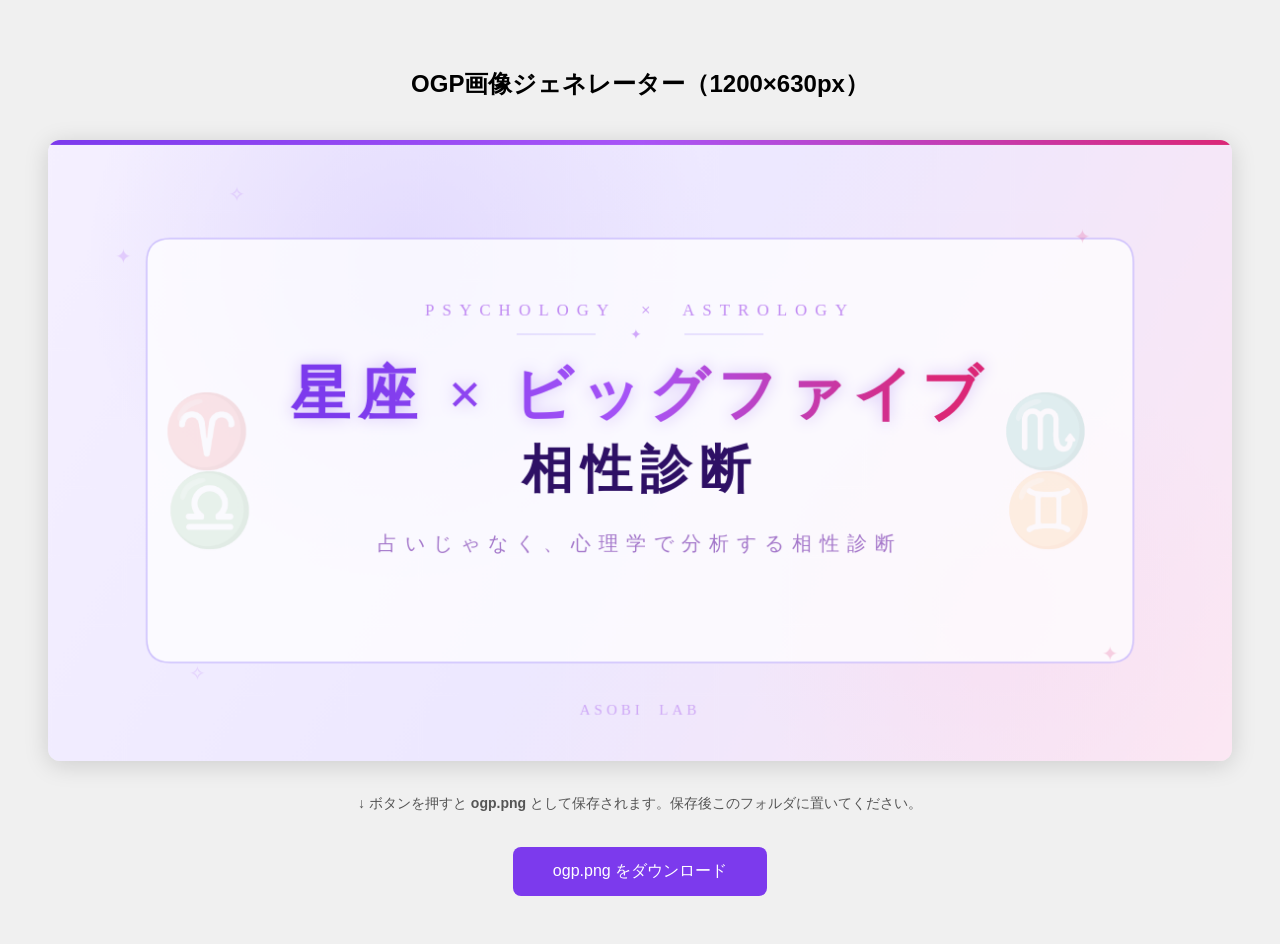
<file: uranai/ogp-generator.html>
<!DOCTYPE html>
<html lang="ja">
<head>
<meta charset="UTF-8">
<title>OGP画像ジェネレーター</title>
<style>
  body { font-family: sans-serif; background: #f0f0f0; display: flex; flex-direction: column; align-items: center; padding: 40px; gap: 20px; }
  canvas { border-radius: 12px; box-shadow: 0 4px 24px rgba(0,0,0,0.15); max-width: 100%; }
  button { background: #7c3aed; color: #fff; border: none; padding: 14px 40px; border-radius: 8px; font-size: 16px; cursor: pointer; }
  button:hover { background: #6d28d9; }
  p { color: #555; font-size: 14px; }
</style>
</head>
<body>
<h2>OGP画像ジェネレーター（1200×630px）</h2>
<canvas id="c" width="1200" height="630"></canvas>
<p>↓ ボタンを押すと <strong>ogp.png</strong> として保存されます。保存後このフォルダに置いてください。</p>
<button onclick="download()">ogp.png をダウンロード</button>

<script>
const c   = document.getElementById('c');
const ctx = c.getContext('2d');
const W = 1200, H = 630;

function draw() {
    // 背景グラデーション
    const bg = ctx.createLinearGradient(0, 0, W, H);
    bg.addColorStop(0,   '#f5f0ff');
    bg.addColorStop(0.5, '#ede8ff');
    bg.addColorStop(1,   '#fce7f3');
    ctx.fillStyle = bg;
    ctx.fillRect(0, 0, W, H);

    // スポットライト（左上）
    const s1 = ctx.createRadialGradient(360, 126, 0, 360, 126, 320);
    s1.addColorStop(0, 'rgba(196,181,253,0.3)');
    s1.addColorStop(1, 'rgba(196,181,253,0)');
    ctx.fillStyle = s1;
    ctx.fillRect(0, 0, W, H);

    // スポットライト（右下）
    const s2 = ctx.createRadialGradient(960, 472, 0, 960, 472, 260);
    s2.addColorStop(0, 'rgba(251,207,232,0.28)');
    s2.addColorStop(1, 'rgba(251,207,232,0)');
    ctx.fillStyle = s2;
    ctx.fillRect(0, 0, W, H);

    // 上部グラデーションライン
    const topBar = ctx.createLinearGradient(0, 0, W, 0);
    topBar.addColorStop(0,   '#7c3aed');
    topBar.addColorStop(0.5, '#a855f7');
    topBar.addColorStop(1,   '#db2777');
    ctx.fillStyle = topBar;
    ctx.fillRect(0, 0, W, 5);

    // 中央パネル
    roundRect(ctx, 100, 100, 1000, 430, 24);
    ctx.fillStyle = 'rgba(255,255,255,0.75)';
    ctx.fill();
    ctx.strokeStyle = 'rgba(196,181,253,0.8)';
    ctx.lineWidth = 1.5;
    ctx.stroke();

    // サブテキスト
    ctx.font = '500 17px Georgia, serif';
    ctx.fillStyle = 'rgba(147,51,234,0.55)';
    ctx.letterSpacing = '8px';
    ctx.textAlign = 'center';
    ctx.fillText('PSYCHOLOGY  ×  ASTROLOGY', W/2, 178);

    // 区切り線
    ctx.strokeStyle = 'rgba(196,181,253,0.7)';
    ctx.lineWidth = 1;
    ctx.beginPath(); ctx.moveTo(475,197); ctx.lineTo(555,197); ctx.stroke();
    ctx.beginPath(); ctx.moveTo(645,197); ctx.lineTo(725,197); ctx.stroke();
    ctx.font = '14px serif';
    ctx.fillStyle = 'rgba(168,85,247,0.5)';
    ctx.fillText('✦', W/2, 202);

    // メインタイトル（グラデーション）
    const titleGrad = ctx.createLinearGradient(300, 0, 900, 0);
    titleGrad.addColorStop(0,   '#7c3aed');
    titleGrad.addColorStop(0.5, '#a855f7');
    titleGrad.addColorStop(1,   '#db2777');

    ctx.font = 'bold 60px Georgia, "Times New Roman", serif';
    ctx.fillStyle = titleGrad;
    ctx.shadowColor = 'rgba(124,58,237,0.3)';
    ctx.shadowBlur = 16;
    ctx.fillText('星座 × ビッグファイブ', W/2, 278);
    ctx.shadowBlur = 0;

    ctx.font = 'bold 52px Georgia, "Times New Roman", serif';
    ctx.fillStyle = '#2e1065';
    ctx.fillText('相性診断', W/2, 352);

    // 説明文
    ctx.font = '20px "Hiragino Kaku Gothic Pro", Meiryo, sans-serif';
    ctx.fillStyle = 'rgba(107,33,168,0.6)';
    ctx.fillText('占いじゃなく、心理学で分析する相性診断', W/2, 416);

    // 星座シンボル（装飾）
    ctx.font = '72px serif';
    ctx.fillStyle = 'rgba(124,58,237,0.13)';
    ctx.fillText('♈', 165, 320);
    ctx.fillText('♎', 168, 400);
    ctx.fillStyle = 'rgba(219,39,119,0.13)';
    ctx.fillText('♏', 1015, 320);
    ctx.fillStyle = 'rgba(168,85,247,0.12)';
    ctx.fillText('♊', 1018, 400);

    // 装飾の星
    ctx.font = '20px serif';
    ctx.fillStyle = 'rgba(168,85,247,0.22)';
    ctx.fillText('✦', 80, 125);
    ctx.fillText('✧', 195, 62);
    ctx.fillStyle = 'rgba(219,39,119,0.2)';
    ctx.fillText('✦', 1052, 105);
    ctx.fillText('✦', 1080, 528);
    ctx.fillStyle = 'rgba(168,85,247,0.18)';
    ctx.fillText('✧', 155, 548);

    // フッター
    ctx.font = '15px Georgia, serif';
    ctx.fillStyle = 'rgba(147,51,234,0.35)';
    ctx.letterSpacing = '4px';
    ctx.fillText('ASOBI  LAB', W/2, 583);
}

function roundRect(ctx, x, y, w, h, r) {
    ctx.beginPath();
    ctx.moveTo(x + r, y);
    ctx.lineTo(x + w - r, y);
    ctx.quadraticCurveTo(x + w, y, x + w, y + r);
    ctx.lineTo(x + w, y + h - r);
    ctx.quadraticCurveTo(x + w, y + h, x + w - r, y + h);
    ctx.lineTo(x + r, y + h);
    ctx.quadraticCurveTo(x, y + h, x, y + h - r);
    ctx.lineTo(x, y + r);
    ctx.quadraticCurveTo(x, y, x + r, y);
    ctx.closePath();
}

function download() {
    const a = document.createElement('a');
    a.download = 'ogp.png';
    a.href = c.toDataURL('image/png');
    a.click();
}

draw();
</script>
</body>
</html>
</file>
<file: clock/clock-show.css>
#golden-button {
    padding: 0;
    box-sizing: content-box;
}
#golden-button::before {
    content: "";
    position: absolute;
    inset: 50% auto auto 50%;
    width: max(100%, 44px);
    height: max(100%, 44px);
    transform: translate(-50%, -50%);
}
#golden-button:focus-visible { outline: 3px solid white; outline-offset: 4px; }
#clock-hint {
    position: absolute;
    top: calc(100% + 6px);
    left: 50%;
    transform: translateX(-50%);
    padding: 3px 9px;
    color: #fff2c5;
    background: #241c10;
    border: 1px solid #907749;
    border-radius: 12px;
    font: 600 12px/1.4 system-ui, sans-serif;
    white-space: nowrap;
}
/* 縦長は文字板の下、横長は文字板の右。金色ボタンを針の軌道から外す。 */
#golden-button {
    top: calc(50% + 40vmin + 12px);
    bottom: auto;
    width: clamp(30px, 6vmin, 48px);
    height: clamp(30px, 6vmin, 48px);
}
@media (min-aspect-ratio: 4/5) {
    #golden-button { top: auto; left: auto; right: 14px; bottom: 36px; transform: none; }
    #clock-hint { left: auto; right: 0; transform: none; }
}
.sched-grid .sched-item { flex-wrap: wrap; gap: 3px; }
.sched-item select { max-width: 100%; padding: 0 2px; }
.chime-settings {
    display: grid;
    gap: 8px;
    min-width: 0;
    margin: 0 0 16px;
    padding: 10px;
    border: 1px solid #85754a;
    border-radius: 8px;
    background: #1c1b19;
}
.chime-settings select, .chime-settings button {
    width: 100%;
    min-width: 0;
    min-height: 44px;
    font: inherit;
}
.chime-settings button { color: #221b0c; background: #f0d396; border: 0; border-radius: 6px; cursor: pointer; }
</file>
